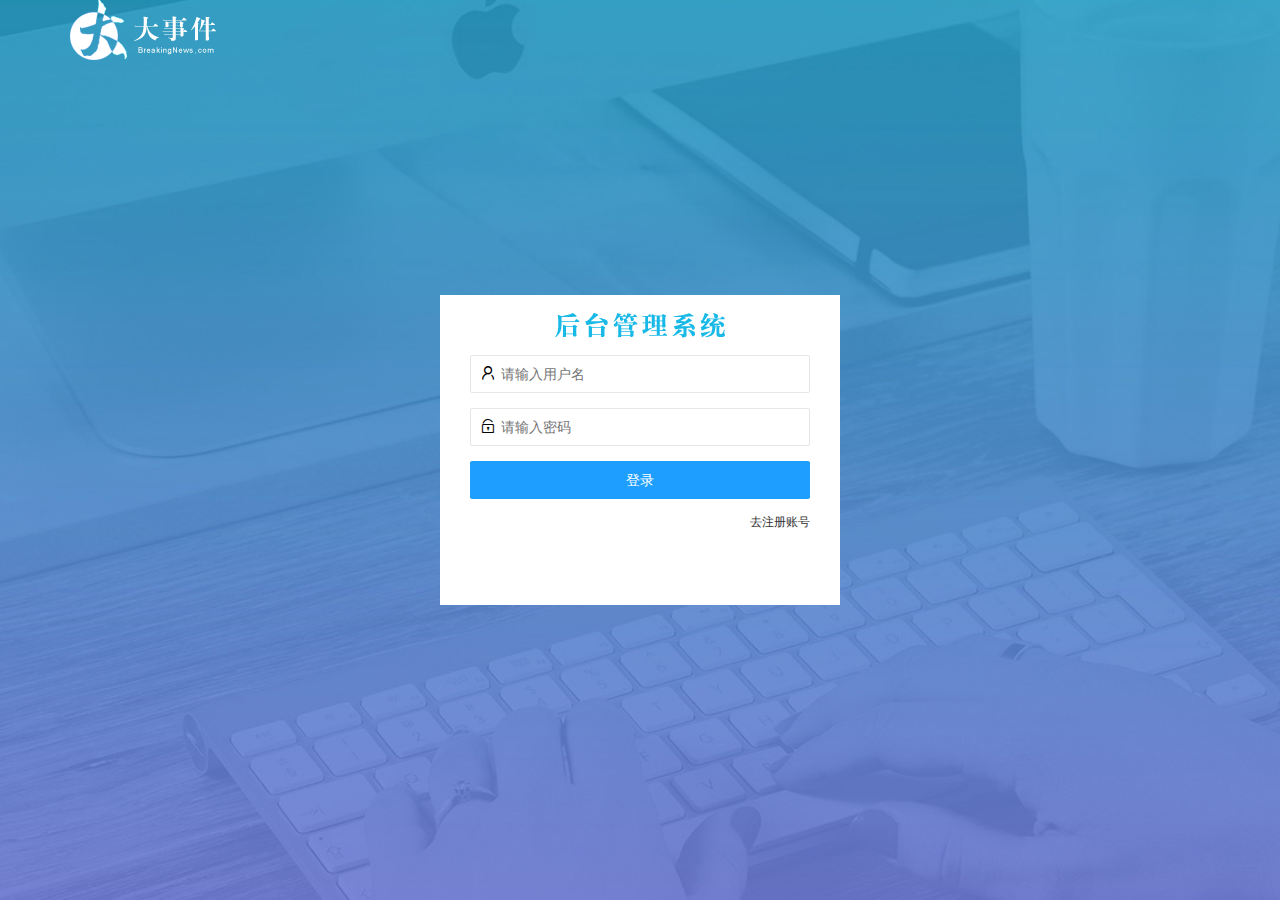
<file: login.html>
<!DOCTYPE html>
<html lang="en">

<head>
    <meta charset="UTF-8">
    <meta http-equiv="X-UA-Compatible" content="IE=edge">
    <meta name="viewport" content="width=device-width, initial-scale=1.0">
    <title>大事件-登录/注册</title>
    <link rel="stylesheet" href="/assets/lib/layui/css/layui.css">
    <link rel="stylesheet" href="/assets/css/login.css">


</head>

<body>
    <!-- 头部logo区域 -->
    <div class="layui-main">
        <img src="/assets/images/logo.png" alt="">
    </div>
    <!-- 登录注册区 -->
    <div class="loginAndRegBox">
        <div class="title-box"></div>
        <!-- 登录的div -->
        <div class="login-box">
            <!-- 登录的表单 -->
            <form class="layui-form" id="form_login">
                <!-- 用户名 -->
                <div class="layui-form-item">
                    <i class="layui-icon layui-icon-username"></i>
                    <input type="text" name="username" required lay-verify="required" placeholder="请输入用户名" autocomplete="off" class="layui-input" />
                </div>
                <!-- 密码 -->
                <div class="layui-form-item">
                    <i class="layui-icon layui-icon-password"></i>
                    <input type="password" name="password" required lay-verify="required|pwd" placeholder="请输入密码" autocomplete="off" class="layui-input" />
                </div>
                <!-- 登录按钮 -->
                <div class="layui-form-item">
                    <!-- 注意：表单提交按钮和普通按钮的区别，就是 lay-submit 属性 -->
                    <button class="layui-btn layui-btn-fluid layui-btn-normal" lay-submit>登录</button>
                </div>
                <div class="layui-form-item links">
                    <a href="javascript:;" id="link_reg">去注册账号</a>
                </div>
            </form>
        </div>
        <!-- 注册的div -->
        <div class="reg-box">
            <form class="layui-form" id="form_reg">
                <!-- 用户名 -->
                <div class="layui-form-item">
                    <i class="layui-icon layui-icon-username"></i>
                    <input type="text" name="username" required lay-verify="required" placeholder="请输入用户名" autocomplete="off" class="layui-input" />
                </div>
                <!-- 密码 -->
                <div class="layui-form-item">
                    <i class="layui-icon layui-icon-password"></i>
                    <input type="password" name="password" required lay-verify="required|pwd" placeholder="请输入密码" autocomplete="off" class="layui-input" />
                </div>
                <!-- 再次确认密码 -->
                <div class="layui-form-item">
                    <i class="layui-icon layui-icon-password"></i>
                    <input type="password" name="repassword" required lay-verify="required|pwd|repwd" placeholder="请再次输入密码" autocomplete="off" class="layui-input" />
                </div>
                <!-- 注册按钮 -->
                <div class="layui-form-item">
                    <!-- 注意：表单提交按钮和普通按钮的区别，就是 lay-submit 属性 -->
                    <button class="layui-btn layui-btn-fluid layui-btn-normal" lay-submit>注册</button>
                </div>
                <div class="layui-form-item links">
                    <a href="javascript:;" id="link_login">去登录</a>
                </div>
            </form>

        </div>
    </div>
    <script src="/assets/lib/layui/layui.all.js"></script>
    <script src="/assets/lib/jquery.js"></script>
    <script src="/assets/js/baseAPI.js"></script>
    <script src="/assets/js/login.js"></script>
</body>

</html>
</file>
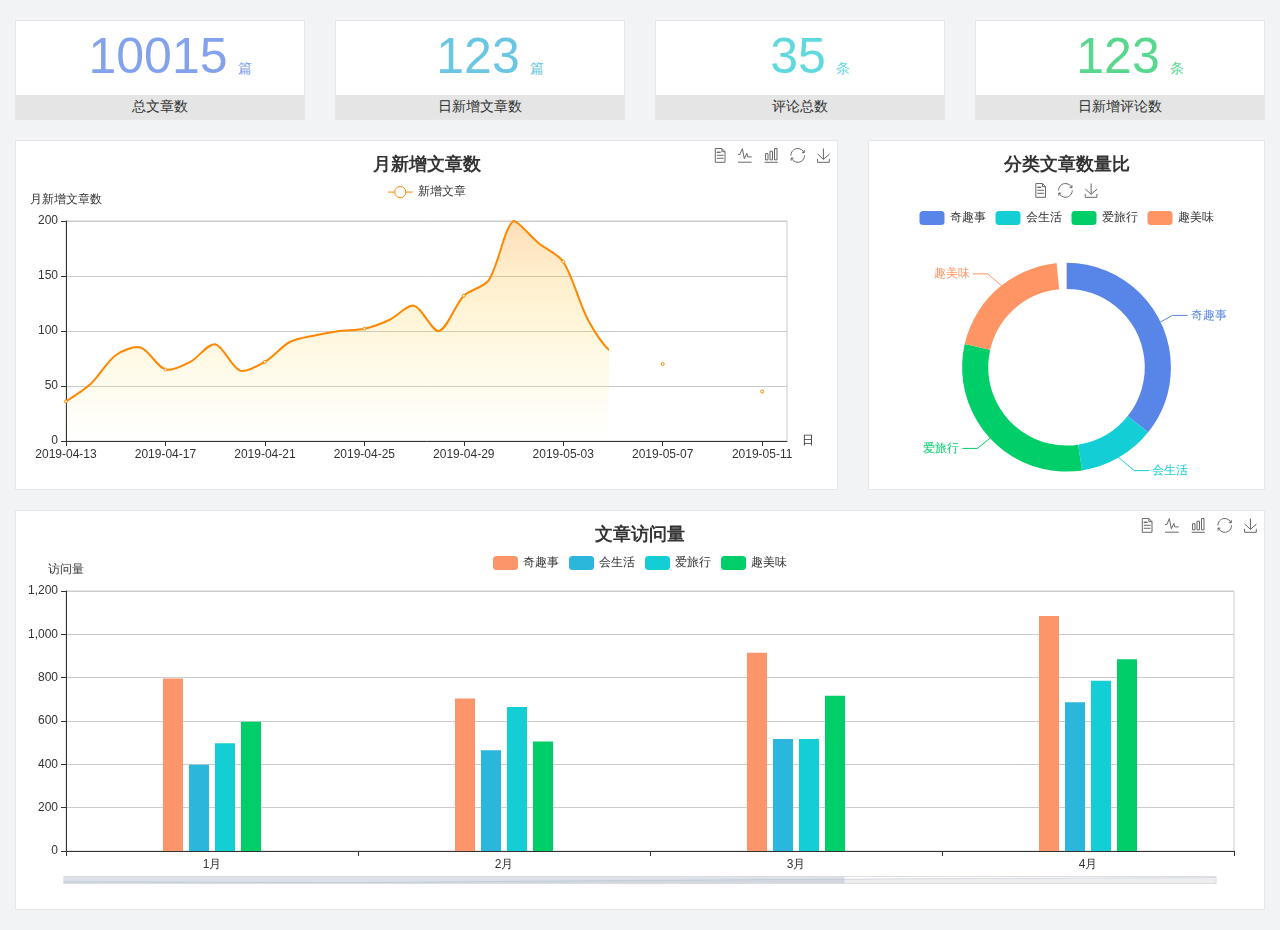
<file: home/dashboard.html>
<!DOCTYPE html>
<html lang="en">

<head>
  <meta charset="UTF-8">
  <meta name="viewport" content="width=device-width, initial-scale=1.0">
  <meta http-equiv="X-UA-Compatible" content="ie=edge">
  <title>图表统计</title>
  <link rel="stylesheet" href="../../assets/lib/bootstrap.css" />
  <link rel="stylesheet" href="../../assets/lib/main.css" />
  <script src="../../assets/lib/jquery.js"></script>
  <script type="text/javascript" src="../../assets/lib/echarts.min.js"></script>
</head>

<body>
  <div class="container-fluid">
    <div class="row spannel_list">
      <div class="col-sm-3 col-xs-6">
        <div class="spannel">
          <em>10015</em><span>篇</span>
          <b>总文章数</b>
        </div>
      </div>
      <div class="col-sm-3 col-xs-6">
        <div class="spannel scolor01">
          <em>123</em><span>篇</span>
          <b>日新增文章数</b>
        </div>
      </div>
      <div class="col-sm-3 col-xs-6">
        <div class="spannel scolor02">
          <em>35</em><span>条</span>
          <b>评论总数</b>
        </div>
      </div>
      <div class="col-sm-3 col-xs-6">
        <div class="spannel scolor03">
          <em>123</em><span>条</span>
          <b>日新增评论数</b>
        </div>
      </div>
    </div>
  </div>

  <div class="container-fluid">
    <div class="row curve-pie">
      <div class="col-lg-8 col-md-8">
        <div class="gragh_pannel" id="curve_show"></div>
      </div>
      <div class="col-lg-4 col-md-4">
        <div class="gragh_pannel" id="pie_show"></div>
      </div>
    </div>
  </div>

  <div class="container-fluid">
    <div class="column_pannel" id="column_show"></div>
  </div>

  <script>
    var oChart = echarts.init(document.getElementById('curve_show'));
    var aList_all = [
      { 'count': 36, 'date': '2019-04-13' },
      { 'count': 52, 'date': '2019-04-14' },
      { 'count': 78, 'date': '2019-04-15' },
      { 'count': 85, 'date': '2019-04-16' },
      { 'count': 65, 'date': '2019-04-17' },
      { 'count': 72, 'date': '2019-04-18' },
      { 'count': 88, 'date': '2019-04-19' },
      { 'count': 64, 'date': '2019-04-20' },
      { 'count': 72, 'date': '2019-04-21' },
      { 'count': 90, 'date': '2019-04-22' },
      { 'count': 96, 'date': '2019-04-23' },
      { 'count': 100, 'date': '2019-04-24' },
      { 'count': 102, 'date': '2019-04-25' },
      { 'count': 110, 'date': '2019-04-26' },
      { 'count': 123, 'date': '2019-04-27' },
      { 'count': 100, 'date': '2019-04-28' },
      { 'count': 132, 'date': '2019-04-29' },
      { 'count': 146, 'date': '2019-04-30' },
      { 'count': 200, 'date': '2019-05-01' },
      { 'count': 180, 'date': '2019-05-02' },
      { 'count': 163, 'date': '2019-05-03' },
      { 'count': 110, 'date': '2019-05-04' },
      { 'count': 80, 'date': '2019-05-05' },
      { 'count': 82, 'date': '2019-05-06' },
      { 'count': 70, 'date': '2019-05-07' },
      { 'count': 65, 'date': '2019-05-08' },
      { 'count': 54, 'date': '2019-05-09' },
      { 'count': 40, 'date': '2019-05-10' },
      { 'count': 45, 'date': '2019-05-11' },
      { 'count': 38, 'date': '2019-05-12' },
    ];

    let aCount = [];
    let aDate = [];

    for (var i = 0; i < aList_all.length; i++) {
      aCount.push(aList_all[i].count);
      aDate.push(aList_all[i].date);
    }

    var chartopt = {
      title: {
        text: '月新增文章数',
        left: 'center',
        top: '10'
      },
      tooltip: {
        trigger: 'axis'
      },
      legend: {
        data: ['新增文章'],
        top: '40'
      },
      toolbox: {
        show: true,
        feature: {
          mark: { show: true },
          dataView: { show: true, readOnly: false },
          magicType: { show: true, type: ['line', 'bar'] },
          restore: { show: true },
          saveAsImage: { show: true }
        }
      },
      calculable: true,
      xAxis: [
        {
          name: '日',
          type: 'category',
          boundaryGap: false,
          data: aDate
        }
      ],
      yAxis: [
        {
          name: '月新增文章数',
          type: 'value'
        }
      ],
      series: [
        {
          name: '新增文章',
          type: 'line',
          smooth: true,
          itemStyle: { normal: { areaStyle: { type: 'default' }, color: '#f80' }, lineStyle: { color: '#f80' } },
          data: aCount
        }],
      areaStyle: {
        normal: {
          color: new echarts.graphic.LinearGradient(0, 0, 0, 1, [{
            offset: 0,
            color: 'rgba(255,136,0,0.39)'
          }, {
            offset: .34,
            color: 'rgba(255,180,0,0.25)'
          }, {
            offset: 1,
            color: 'rgba(255,222,0,0.00)'
          }])

        }
      },
      grid: {
        show: true,
        x: 50,
        x2: 50,
        y: 80,
        height: 220
      }
    };

    oChart.setOption(chartopt);


    var oPie = echarts.init(document.getElementById('pie_show'));
    var oPieopt =
    {
      title: {
        top: 10,
        text: '分类文章数量比',
        x: 'center'
      },
      tooltip: {
        trigger: 'item',
        formatter: "{a} <br/>{b} : {c} ({d}%)"
      },
      color: ['#5885e8', '#13cfd5', '#00ce68', '#ff9565'],
      legend: {
        x: 'center',
        top: 65,
        data: ['奇趣事', '会生活', '爱旅行', '趣美味']
      },
      toolbox: {
        show: true,
        x: 'center',
        top: 35,
        feature: {
          mark: { show: true },
          dataView: { show: true, readOnly: false },
          magicType: {
            show: true,
            type: ['pie', 'funnel'],
            option: {
              funnel: {
                x: '25%',
                width: '50%',
                funnelAlign: 'left',
                max: 1548
              }
            }
          },
          restore: { show: true },
          saveAsImage: { show: true }
        }
      },
      calculable: true,
      series: [
        {
          name: '访问来源',
          type: 'pie',
          radius: ['45%', '60%'],
          center: ['50%', '65%'],
          data: [
            { value: 300, name: '奇趣事' },
            { value: 100, name: '会生活' },
            { value: 260, name: '爱旅行' },
            { value: 180, name: '趣美味' }
          ]
        }
      ]
    };
    oPie.setOption(oPieopt);



    var oColumn = this.echarts.init(document.getElementById('column_show'));
    var oColumnopt =
    {
      title: {
        text: '文章访问量',
        left: 'center',
        top: '10'
      },
      tooltip: {
        trigger: 'axis'
      },
      legend: {
        data: ['奇趣事', '会生活', '爱旅行', '趣美味'],
        top: '40'
      },
      toolbox: {
        show: true,
        feature: {
          mark: { show: true },
          dataView: { show: true, readOnly: false },
          magicType: { show: true, type: ['line', 'bar'] },
          restore: { show: true },
          saveAsImage: { show: true }
        }
      },
      calculable: true,
      xAxis: [
        {
          type: 'category',
          data: ['1月', '2月', '3月', '4月', '5月']
        }
      ],
      yAxis: [
        {
          name: '访问量',
          type: 'value'
        }
      ],
      series: [
        {
          name: '奇趣事',
          type: 'bar',
          barWidth: 20,
          itemStyle: {
            normal: { areaStyle: { type: 'default' }, color: '#fd956a' }
          },
          data: [800, 708, 920, 1090, 1200]
        },
        {
          name: '会生活',
          type: 'bar',
          barWidth: 20,
          itemStyle: {
            normal: { areaStyle: { type: 'default' }, color: '#2bb6db' }
          },
          data: [400, 468, 520, 690, 800]
        },
        {
          name: '爱旅行',
          type: 'bar',
          barWidth: 20,
          itemStyle: {
            normal: { areaStyle: { type: 'default' }, color: '#13cfd5' }
          },
          data: [500, 668, 520, 790, 900]
        },
        {
          name: '趣美味',
          type: 'bar',
          barWidth: 20,
          itemStyle: {
            normal: { areaStyle: { type: 'default' }, color: '#00ce68' }
          },
          data: [600, 508, 720, 890, 1000]
        }
      ],
      grid: {
        show: true,
        x: 50,
        x2: 30,
        y: 80,
        height: 260
      },
      dataZoom: [//给x轴设置滚动条
        {
          start: 0,//默认为0
          end: 100 - 1000 / 31,//默认为100
          type: 'slider',
          show: true,
          xAxisIndex: [0],
          handleSize: 0,//滑动条的 左右2个滑动条的大小
          height: 8,//组件高度
          left: 45, //左边的距离
          right: 50,//右边的距离
          bottom: 26,//右边的距离
          handleColor: '#ddd',//h滑动图标的颜色
          handleStyle: {
            borderColor: "#cacaca",
            borderWidth: "1",
            shadowBlur: 2,
            background: "#ddd",
            shadowColor: "#ddd",
          }
        }]
    };
    oColumn.setOption(oColumnopt);
  </script>
</body>

</html>
</file>
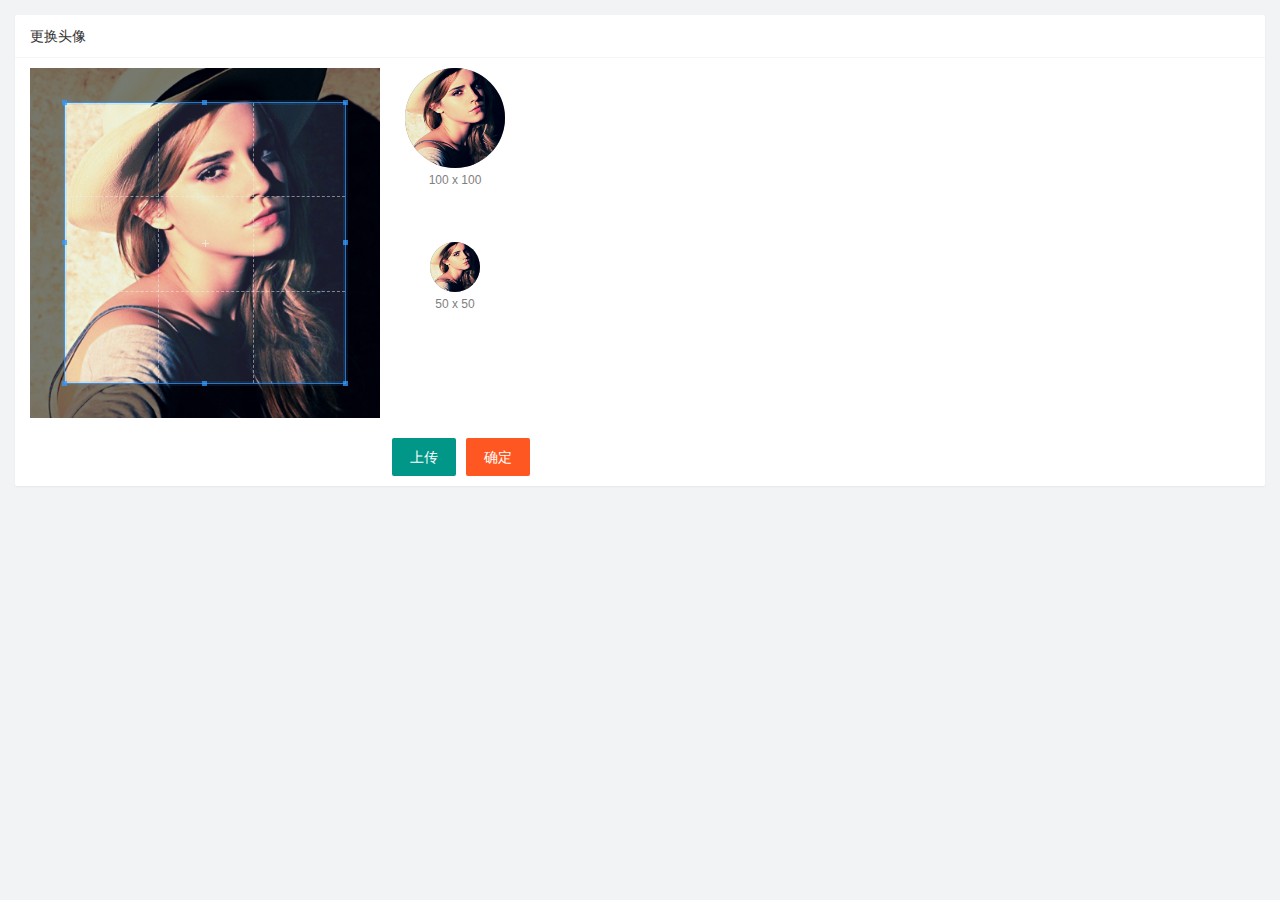
<file: user/user_avatar.html>
<!DOCTYPE html>
<html lang="en">

<head>
    <meta charset="UTF-8">
    <meta http-equiv="X-UA-Compatible" content="IE=edge">
    <meta name="viewport" content="width=device-width, initial-scale=1.0">
    <title>Document</title>
    <link rel="stylesheet" href="/assets/lib/layui/css/layui.css" />
    <link rel="stylesheet" href="/assets/lib/cropper/cropper.css" />
    <link rel="stylesheet" href="/assets/css/user/user_avatar.css" />
</head>

<body>
    <!-- 卡片区域 -->
    <div class="layui-card">
        <div class="layui-card-header">更换头像</div>
        <div class="layui-card-body">
            <!-- 第一行的图片裁剪和预览区域 -->
            <div class="row1">
                <!-- 图片裁剪区域 -->
                <div class="cropper-box">
                    <!-- 这个 img 标签很重要，将来会把它初始化为裁剪区域 -->
                    <img id="image" src="/assets/images/sample.jpg" />
                </div>
                <!-- 图片的预览区域 -->
                <div class="preview-box">
                    <div>
                        <!-- 宽高为 100px 的预览区域 -->
                        <div class="img-preview w100"></div>
                        <p class="size">100 x 100</p>
                    </div>
                    <div>
                        <!-- 宽高为 50px 的预览区域 -->
                        <div class="img-preview w50"></div>
                        <p class="size">50 x 50</p>
                    </div>
                </div>
            </div>

            <!-- 第二行的按钮区域 -->
            <div class="row2">
                <!-- 通过 accept 属性，可以指定，允许用户选择什么类型的文件 -->
                <input type="file" id="file" accept="image/png,image/jpeg" />
                <button type="button" class="layui-btn" id="btnChooseImage">上传</button>
                <button type="button" class="layui-btn layui-btn-danger" id="btnUpload">确定</button>
            </div>
        </div>
    </div>

    <script src="/assets/lib/layui/layui.all.js"></script>
    <script src="/assets/lib/jquery.js"></script>
    <script src="/assets/lib/cropper/Cropper.js"></script>
    <script src="/assets/lib/cropper/jquery-cropper.js"></script>
    <script src="/assets/js/baseAPI.js"></script>
    <script src="/assets/js/user/user_avatar.js"></script>
</body>

</html>
</file>
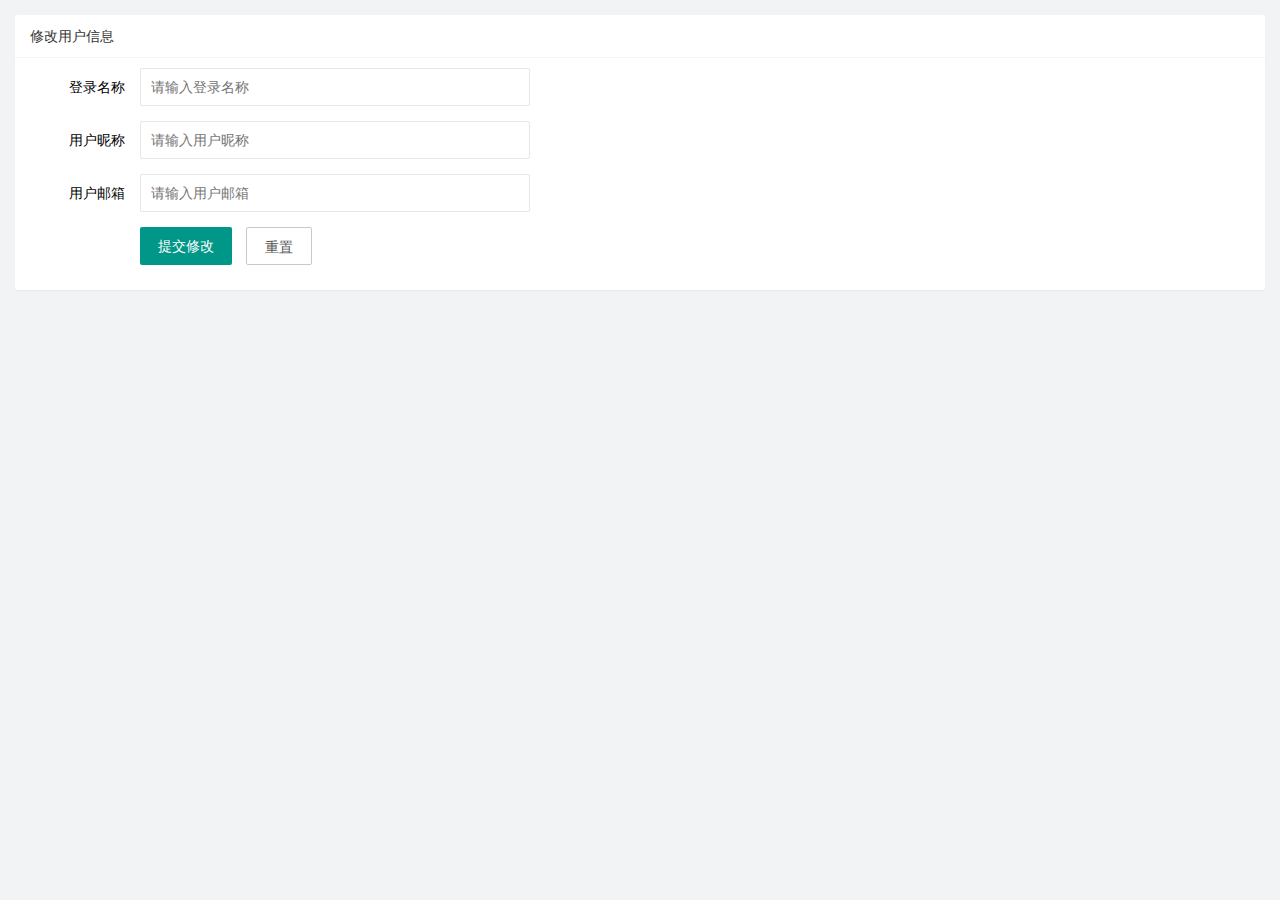
<file: user/user_info.html>
<!DOCTYPE html>
<html lang="en">

<head>
    <meta charset="UTF-8">
    <meta http-equiv="X-UA-Compatible" content="IE=edge">
    <meta name="viewport" content="width=device-width, initial-scale=1.0">
    <title>Document</title>
    <!-- 导入layui的样式 -->
    <link rel="stylesheet" href="/assets/lib/layui/css/layui.css">
    <!-- 导入自己的样式 -->
    <link rel="stylesheet" href="/assets/css/user/user_info.css">
</head>

<body>
    <!-- 卡片区域 -->
    <div class="layui-card">
        <div class="layui-card-header">修改用户信息</div>
        <div class="layui-card-body">
            <!-- form 表单区域 -->
            <form class="layui-form" lay-filter="formUserInfo">
                <!-- 这是隐藏域 -->
                <input type="hidden" name="id" value="" />
                <div class="layui-form-item">
                    <label class="layui-form-label">登录名称</label>
                    <div class="layui-input-block">
                        <input type="text" name="username" required lay-verify="required" placeholder="请输入登录名称" autocomplete="off" class="layui-input" readonly />
                        <!-- readonly属性让该文本框只读 -->
                    </div>
                </div>
                <div class="layui-form-item">
                    <label class="layui-form-label">用户昵称</label>
                    <div class="layui-input-block">
                        <input type="text" name="nickname" required lay-verify="required|nickname" placeholder="请输入用户昵称" autocomplete="off" class="layui-input" />
                    </div>
                </div>
                <div class="layui-form-item">
                    <label class="layui-form-label">用户邮箱</label>
                    <div class="layui-input-block">
                        <input type="text" name="email" required lay-verify="required|email" placeholder="请输入用户邮箱" autocomplete="off" class="layui-input" />
                    </div>
                </div>
                <div class="layui-form-item">
                    <div class="layui-input-block">
                        <button class="layui-btn" lay-submit lay-filter="formDemo">提交修改</button>
                        <button type="reset" class="layui-btn layui-btn-primary" id="btnReset">重置</button>
                    </div>
                </div>
            </form>
        </div>
    </div>
    <!-- 导入 layui 的 js -->
    <script src="/assets/lib/layui/layui.all.js"></script>
    <!-- 导入 jquery -->
    <script src="/assets/lib/jquery.js"></script>
    <!-- 导入 baseAPI -->
    <script src="/assets/js/baseAPI.js"></script>
    <!-- 导入自己的 js -->
    <script src="/assets/js/user/user_info.js"></script>
</body>

</html>
</file>
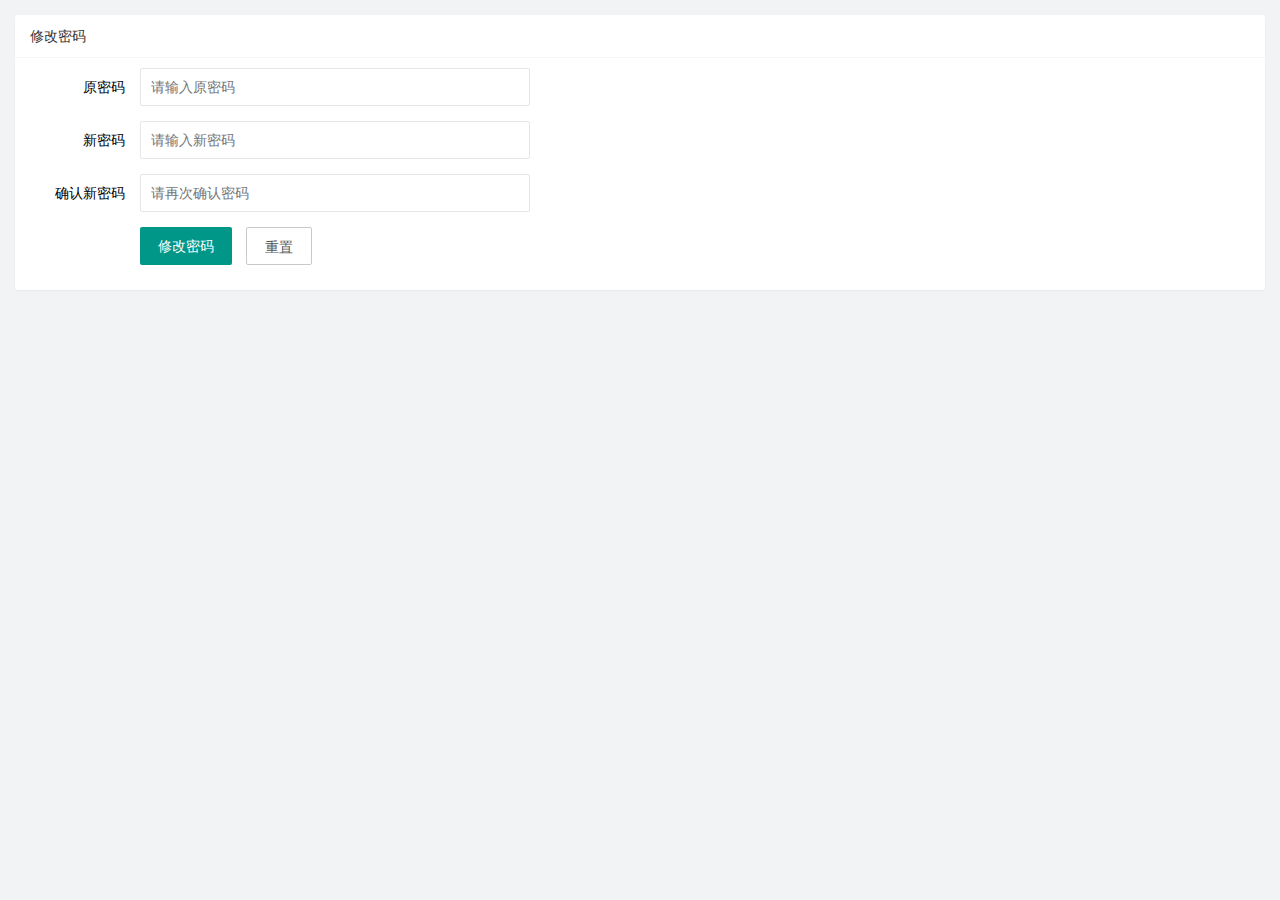
<file: user/user_pwd.html>
<!DOCTYPE html>
<html lang="en">

<head>
    <meta charset="UTF-8">
    <meta http-equiv="X-UA-Compatible" content="IE=edge">
    <meta name="viewport" content="width=device-width, initial-scale=1.0">
    <title>Document</title>
    <link rel="stylesheet" href="/assets/lib/layui/css/layui.css" />
    <link rel="stylesheet" href="/assets/css/user/user_pwd.css" />
</head>

<body>
    <!-- 卡片区域 -->
    <div class="layui-card">
        <div class="layui-card-header">修改密码</div>
        <div class="layui-card-body">
            <form class="layui-form">
                <div class="layui-form-item">
                    <label class="layui-form-label">原密码</label>
                    <div class="layui-input-block">
                        <input type="password" name="oldPwd" required lay-verify="required|pwd" placeholder="请输入原密码" autocomplete="off" class="layui-input" />
                    </div>
                </div>
                <div class="layui-form-item">
                    <label class="layui-form-label">新密码</label>
                    <div class="layui-input-block">
                        <input type="password" name="newPwd" required lay-verify="required|pwd|samePwd" placeholder="请输入新密码" autocomplete="off" class="layui-input" />
                    </div>
                </div>
                <div class="layui-form-item">
                    <label class="layui-form-label">确认新密码</label>
                    <div class="layui-input-block">
                        <input type="password" name="rePwd" required lay-verify="required|pwd|rePwd" placeholder="请再次确认密码" autocomplete="off" class="layui-input" />
                    </div>
                </div>
                <div class="layui-form-item">
                    <div class="layui-input-block">
                        <button class="layui-btn" lay-submit lay-filter="formDemo">修改密码</button>
                        <button type="reset" class="layui-btn layui-btn-primary">重置</button>
                    </div>
                </div>
            </form>
        </div>
    </div>
    <!-- 导入 layui 的 js -->
    <script src="/assets/lib/layui/layui.all.js"></script>
    <!-- 导入 jQuery -->
    <script src="/assets/lib/jquery.js"></script>
    <!-- 导入 baseAPI -->
    <script src="/assets/js/baseAPI.js"></script>
    <!-- 导入自己的 js -->
    <script src="/assets/js/user/user_pwd.js"></script>
</body>

</html>
</file>
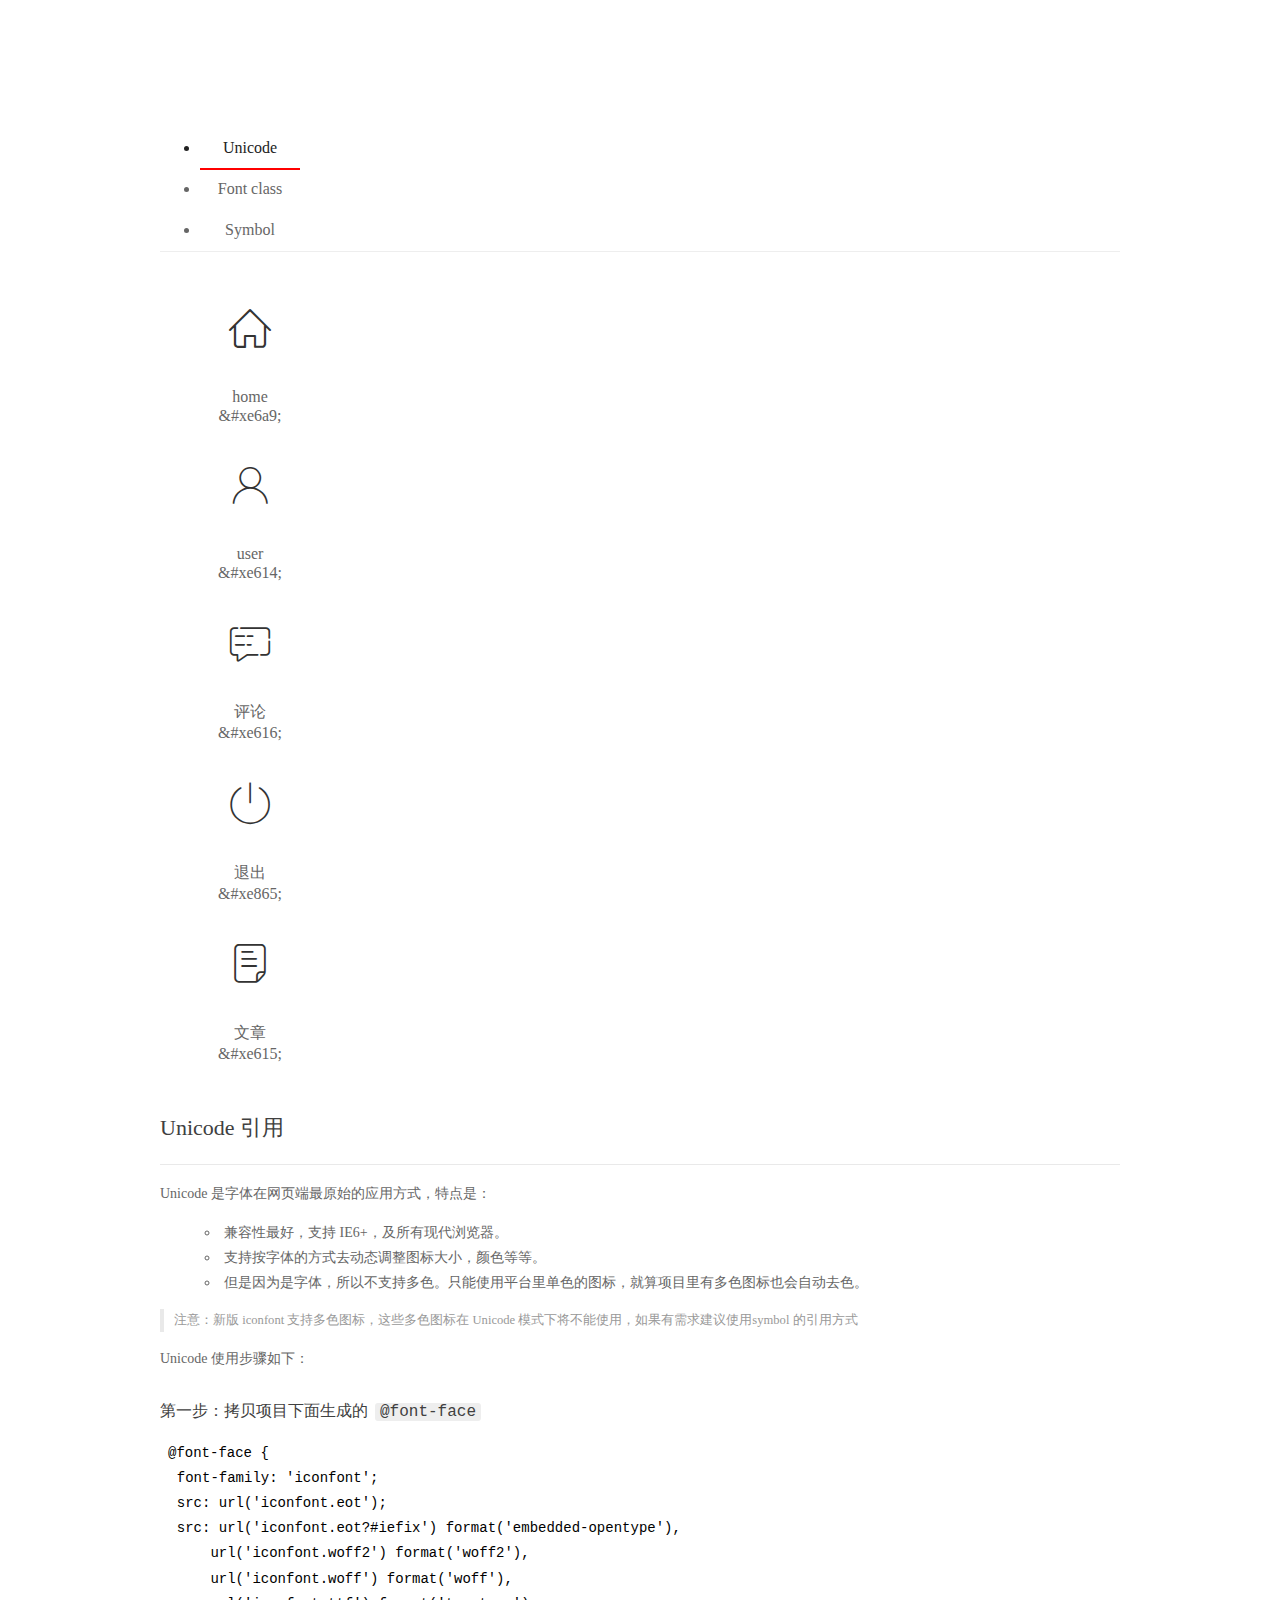
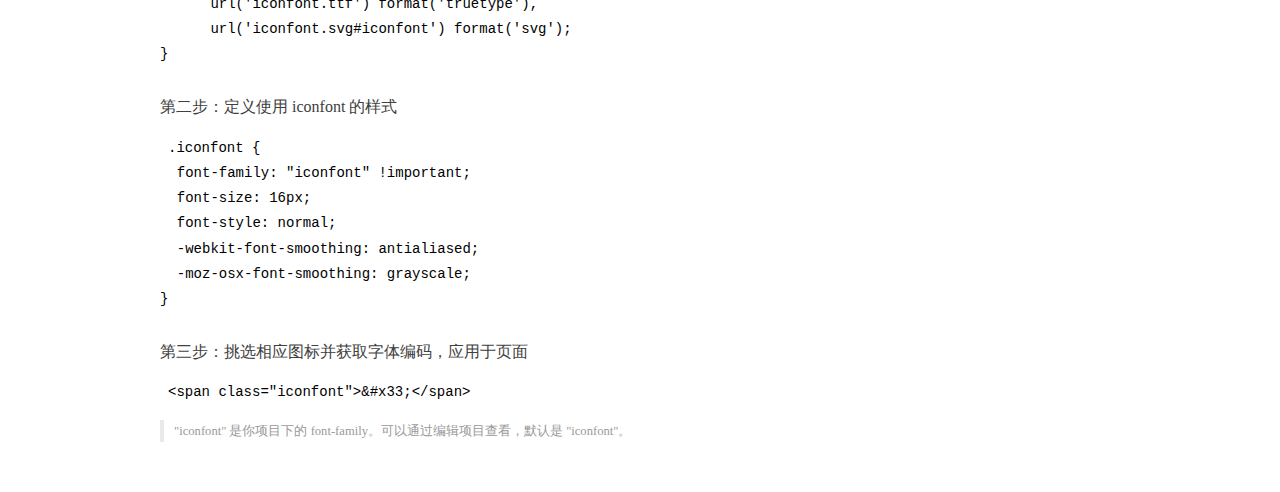
<file: assets/fonts/demo_index.html>
<!DOCTYPE html>
<html>
<head>
  <meta charset="utf-8"/>
  <title>IconFont Demo</title>
  <link rel="shortcut icon" href="https://gtms04.alicdn.com/tps/i4/TB1_oz6GVXXXXaFXpXXJDFnIXXX-64-64.ico" type="image/x-icon"/>
  <link rel="stylesheet" href="https://g.alicdn.com/thx/cube/1.3.2/cube.min.css">
  <link rel="stylesheet" href="demo.css">
  <link rel="stylesheet" href="iconfont.css">
  <script src="iconfont.js"></script>
  <!-- jQuery -->
  <script src="https://a1.alicdn.com/oss/uploads/2018/12/26/7bfddb60-08e8-11e9-9b04-53e73bb6408b.js"></script>
  <!-- 代码高亮 -->
  <script src="https://a1.alicdn.com/oss/uploads/2018/12/26/a3f714d0-08e6-11e9-8a15-ebf944d7534c.js"></script>
</head>
<body>
  <div class="main">
    <h1 class="logo"><a href="https://www.iconfont.cn/" title="iconfont 首页" target="_blank">&#xe86b;</a></h1>
    <div class="nav-tabs">
      <ul id="tabs" class="dib-box">
        <li class="dib active"><span>Unicode</span></li>
        <li class="dib"><span>Font class</span></li>
        <li class="dib"><span>Symbol</span></li>
      </ul>
      
    </div>
    <div class="tab-container">
      <div class="content unicode" style="display: block;">
          <ul class="icon_lists dib-box">
          
            <li class="dib">
              <span class="icon iconfont">&#xe6a9;</span>
                <div class="name">home</div>
                <div class="code-name">&amp;#xe6a9;</div>
              </li>
          
            <li class="dib">
              <span class="icon iconfont">&#xe614;</span>
                <div class="name">user</div>
                <div class="code-name">&amp;#xe614;</div>
              </li>
          
            <li class="dib">
              <span class="icon iconfont">&#xe616;</span>
                <div class="name">评论</div>
                <div class="code-name">&amp;#xe616;</div>
              </li>
          
            <li class="dib">
              <span class="icon iconfont">&#xe865;</span>
                <div class="name">退出</div>
                <div class="code-name">&amp;#xe865;</div>
              </li>
          
            <li class="dib">
              <span class="icon iconfont">&#xe615;</span>
                <div class="name">文章</div>
                <div class="code-name">&amp;#xe615;</div>
              </li>
          
          </ul>
          <div class="article markdown">
          <h2 id="unicode-">Unicode 引用</h2>
          <hr>

          <p>Unicode 是字体在网页端最原始的应用方式，特点是：</p>
          <ul>
            <li>兼容性最好，支持 IE6+，及所有现代浏览器。</li>
            <li>支持按字体的方式去动态调整图标大小，颜色等等。</li>
            <li>但是因为是字体，所以不支持多色。只能使用平台里单色的图标，就算项目里有多色图标也会自动去色。</li>
          </ul>
          <blockquote>
            <p>注意：新版 iconfont 支持多色图标，这些多色图标在 Unicode 模式下将不能使用，如果有需求建议使用symbol 的引用方式</p>
          </blockquote>
          <p>Unicode 使用步骤如下：</p>
          <h3 id="-font-face">第一步：拷贝项目下面生成的 <code>@font-face</code></h3>
<pre><code class="language-css"
>@font-face {
  font-family: 'iconfont';
  src: url('iconfont.eot');
  src: url('iconfont.eot?#iefix') format('embedded-opentype'),
      url('iconfont.woff2') format('woff2'),
      url('iconfont.woff') format('woff'),
      url('iconfont.ttf') format('truetype'),
      url('iconfont.svg#iconfont') format('svg');
}
</code></pre>
          <h3 id="-iconfont-">第二步：定义使用 iconfont 的样式</h3>
<pre><code class="language-css"
>.iconfont {
  font-family: "iconfont" !important;
  font-size: 16px;
  font-style: normal;
  -webkit-font-smoothing: antialiased;
  -moz-osx-font-smoothing: grayscale;
}
</code></pre>
          <h3 id="-">第三步：挑选相应图标并获取字体编码，应用于页面</h3>
<pre>
<code class="language-html"
>&lt;span class="iconfont"&gt;&amp;#x33;&lt;/span&gt;
</code></pre>
          <blockquote>
            <p>"iconfont" 是你项目下的 font-family。可以通过编辑项目查看，默认是 "iconfont"。</p>
          </blockquote>
          </div>
      </div>
      <div class="content font-class">
        <ul class="icon_lists dib-box">
          
          <li class="dib">
            <span class="icon iconfont icon-home"></span>
            <div class="name">
              home
            </div>
            <div class="code-name">.icon-home
            </div>
          </li>
          
          <li class="dib">
            <span class="icon iconfont icon-user"></span>
            <div class="name">
              user
            </div>
            <div class="code-name">.icon-user
            </div>
          </li>
          
          <li class="dib">
            <span class="icon iconfont icon-pinglun"></span>
            <div class="name">
              评论
            </div>
            <div class="code-name">.icon-pinglun
            </div>
          </li>
          
          <li class="dib">
            <span class="icon iconfont icon-tuichu"></span>
            <div class="name">
              退出
            </div>
            <div class="code-name">.icon-tuichu
            </div>
          </li>
          
          <li class="dib">
            <span class="icon iconfont icon-16"></span>
            <div class="name">
              文章
            </div>
            <div class="code-name">.icon-16
            </div>
          </li>
          
        </ul>
        <div class="article markdown">
        <h2 id="font-class-">font-class 引用</h2>
        <hr>

        <p>font-class 是 Unicode 使用方式的一种变种，主要是解决 Unicode 书写不直观，语意不明确的问题。</p>
        <p>与 Unicode 使用方式相比，具有如下特点：</p>
        <ul>
          <li>兼容性良好，支持 IE8+，及所有现代浏览器。</li>
          <li>相比于 Unicode 语意明确，书写更直观。可以很容易分辨这个 icon 是什么。</li>
          <li>因为使用 class 来定义图标，所以当要替换图标时，只需要修改 class 里面的 Unicode 引用。</li>
          <li>不过因为本质上还是使用的字体，所以多色图标还是不支持的。</li>
        </ul>
        <p>使用步骤如下：</p>
        <h3 id="-fontclass-">第一步：引入项目下面生成的 fontclass 代码：</h3>
<pre><code class="language-html">&lt;link rel="stylesheet" href="./iconfont.css"&gt;
</code></pre>
        <h3 id="-">第二步：挑选相应图标并获取类名，应用于页面：</h3>
<pre><code class="language-html">&lt;span class="iconfont icon-xxx"&gt;&lt;/span&gt;
</code></pre>
        <blockquote>
          <p>"
            iconfont" 是你项目下的 font-family。可以通过编辑项目查看，默认是 "iconfont"。</p>
        </blockquote>
      </div>
      </div>
      <div class="content symbol">
          <ul class="icon_lists dib-box">
          
            <li class="dib">
                <svg class="icon svg-icon" aria-hidden="true">
                  <use xlink:href="#icon-home"></use>
                </svg>
                <div class="name">home</div>
                <div class="code-name">#icon-home</div>
            </li>
          
            <li class="dib">
                <svg class="icon svg-icon" aria-hidden="true">
                  <use xlink:href="#icon-user"></use>
                </svg>
                <div class="name">user</div>
                <div class="code-name">#icon-user</div>
            </li>
          
            <li class="dib">
                <svg class="icon svg-icon" aria-hidden="true">
                  <use xlink:href="#icon-pinglun"></use>
                </svg>
                <div class="name">评论</div>
                <div class="code-name">#icon-pinglun</div>
            </li>
          
            <li class="dib">
                <svg class="icon svg-icon" aria-hidden="true">
                  <use xlink:href="#icon-tuichu"></use>
                </svg>
                <div class="name">退出</div>
                <div class="code-name">#icon-tuichu</div>
            </li>
          
            <li class="dib">
                <svg class="icon svg-icon" aria-hidden="true">
                  <use xlink:href="#icon-16"></use>
                </svg>
                <div class="name">文章</div>
                <div class="code-name">#icon-16</div>
            </li>
          
          </ul>
          <div class="article markdown">
          <h2 id="symbol-">Symbol 引用</h2>
          <hr>

          <p>这是一种全新的使用方式，应该说这才是未来的主流，也是平台目前推荐的用法。相关介绍可以参考这篇<a href="">文章</a>
            这种用法其实是做了一个 SVG 的集合，与另外两种相比具有如下特点：</p>
          <ul>
            <li>支持多色图标了，不再受单色限制。</li>
            <li>通过一些技巧，支持像字体那样，通过 <code>font-size</code>, <code>color</code> 来调整样式。</li>
            <li>兼容性较差，支持 IE9+，及现代浏览器。</li>
            <li>浏览器渲染 SVG 的性能一般，还不如 png。</li>
          </ul>
          <p>使用步骤如下：</p>
          <h3 id="-symbol-">第一步：引入项目下面生成的 symbol 代码：</h3>
<pre><code class="language-html">&lt;script src="./iconfont.js"&gt;&lt;/script&gt;
</code></pre>
          <h3 id="-css-">第二步：加入通用 CSS 代码（引入一次就行）：</h3>
<pre><code class="language-html">&lt;style&gt;
.icon {
  width: 1em;
  height: 1em;
  vertical-align: -0.15em;
  fill: currentColor;
  overflow: hidden;
}
&lt;/style&gt;
</code></pre>
          <h3 id="-">第三步：挑选相应图标并获取类名，应用于页面：</h3>
<pre><code class="language-html">&lt;svg class="icon" aria-hidden="true"&gt;
  &lt;use xlink:href="#icon-xxx"&gt;&lt;/use&gt;
&lt;/svg&gt;
</code></pre>
          </div>
      </div>

    </div>
  </div>
  <script>
  $(document).ready(function () {
      $('.tab-container .content:first').show()

      $('#tabs li').click(function (e) {
        var tabContent = $('.tab-container .content')
        var index = $(this).index()

        if ($(this).hasClass('active')) {
          return
        } else {
          $('#tabs li').removeClass('active')
          $(this).addClass('active')

          tabContent.hide().eq(index).fadeIn()
        }
      })
    })
  </script>
</body>
</html>
</file>
<file: assets/lib/layui/css/layui.css>
/** layui-v2.5.5 MIT License By https://www.layui.com */
 .layui-inline,img{display:inline-block;vertical-align:middle}h1,h2,h3,h4,h5,h6{font-weight:400}.layui-edge,.layui-header,.layui-inline,.layui-main{position:relative}.layui-body,.layui-edge,.layui-elip{overflow:hidden}.layui-btn,.layui-edge,.layui-inline,img{vertical-align:middle}.layui-btn,.layui-disabled,.layui-icon,.layui-unselect{-moz-user-select:none;-webkit-user-select:none;-ms-user-select:none}.layui-elip,.layui-form-checkbox span,.layui-form-pane .layui-form-label{text-overflow:ellipsis;white-space:nowrap}.layui-breadcrumb,.layui-tree-btnGroup{visibility:hidden}blockquote,body,button,dd,div,dl,dt,form,h1,h2,h3,h4,h5,h6,input,li,ol,p,pre,td,textarea,th,ul{margin:0;padding:0;-webkit-tap-highlight-color:rgba(0,0,0,0)}a:active,a:hover{outline:0}img{border:none}li{list-style:none}table{border-collapse:collapse;border-spacing:0}h4,h5,h6{font-size:100%}button,input,optgroup,option,select,textarea{font-family:inherit;font-size:inherit;font-style:inherit;font-weight:inherit;outline:0}pre{white-space:pre-wrap;white-space:-moz-pre-wrap;white-space:-pre-wrap;white-space:-o-pre-wrap;word-wrap:break-word}body{line-height:24px;font:14px Helvetica Neue,Helvetica,PingFang SC,Tahoma,Arial,sans-serif}hr{height:1px;margin:10px 0;border:0;clear:both}a{color:#333;text-decoration:none}a:hover{color:#777}a cite{font-style:normal;*cursor:pointer}.layui-border-box,.layui-border-box *{box-sizing:border-box}.layui-box,.layui-box *{box-sizing:content-box}.layui-clear{clear:both;*zoom:1}.layui-clear:after{content:'\20';clear:both;*zoom:1;display:block;height:0}.layui-inline{*display:inline;*zoom:1}.layui-edge{display:inline-block;width:0;height:0;border-width:6px;border-style:dashed;border-color:transparent}.layui-edge-top{top:-4px;border-bottom-color:#999;border-bottom-style:solid}.layui-edge-right{border-left-color:#999;border-left-style:solid}.layui-edge-bottom{top:2px;border-top-color:#999;border-top-style:solid}.layui-edge-left{border-right-color:#999;border-right-style:solid}.layui-disabled,.layui-disabled:hover{color:#d2d2d2!important;cursor:not-allowed!important}.layui-circle{border-radius:100%}.layui-show{display:block!important}.layui-hide{display:none!important}@font-face{font-family:layui-icon;src:url(../font/iconfont.eot?v=250);src:url(../font/iconfont.eot?v=250#iefix) format('embedded-opentype'),url(../font/iconfont.woff2?v=250) format('woff2'),url(../font/iconfont.woff?v=250) format('woff'),url(../font/iconfont.ttf?v=250) format('truetype'),url(../font/iconfont.svg?v=250#layui-icon) format('svg')}.layui-icon{font-family:layui-icon!important;font-size:16px;font-style:normal;-webkit-font-smoothing:antialiased;-moz-osx-font-smoothing:grayscale}.layui-icon-reply-fill:before{content:"\e611"}.layui-icon-set-fill:before{content:"\e614"}.layui-icon-menu-fill:before{content:"\e60f"}.layui-icon-search:before{content:"\e615"}.layui-icon-share:before{content:"\e641"}.layui-icon-set-sm:before{content:"\e620"}.layui-icon-engine:before{content:"\e628"}.layui-icon-close:before{content:"\1006"}.layui-icon-close-fill:before{content:"\1007"}.layui-icon-chart-screen:before{content:"\e629"}.layui-icon-star:before{content:"\e600"}.layui-icon-circle-dot:before{content:"\e617"}.layui-icon-chat:before{content:"\e606"}.layui-icon-release:before{content:"\e609"}.layui-icon-list:before{content:"\e60a"}.layui-icon-chart:before{content:"\e62c"}.layui-icon-ok-circle:before{content:"\1005"}.layui-icon-layim-theme:before{content:"\e61b"}.layui-icon-table:before{content:"\e62d"}.layui-icon-right:before{content:"\e602"}.layui-icon-left:before{content:"\e603"}.layui-icon-cart-simple:before{content:"\e698"}.layui-icon-face-cry:before{content:"\e69c"}.layui-icon-face-smile:before{content:"\e6af"}.layui-icon-survey:before{content:"\e6b2"}.layui-icon-tree:before{content:"\e62e"}.layui-icon-upload-circle:before{content:"\e62f"}.layui-icon-add-circle:before{content:"\e61f"}.layui-icon-download-circle:before{content:"\e601"}.layui-icon-templeate-1:before{content:"\e630"}.layui-icon-util:before{content:"\e631"}.layui-icon-face-surprised:before{content:"\e664"}.layui-icon-edit:before{content:"\e642"}.layui-icon-speaker:before{content:"\e645"}.layui-icon-down:before{content:"\e61a"}.layui-icon-file:before{content:"\e621"}.layui-icon-layouts:before{content:"\e632"}.layui-icon-rate-half:before{content:"\e6c9"}.layui-icon-add-circle-fine:before{content:"\e608"}.layui-icon-prev-circle:before{content:"\e633"}.layui-icon-read:before{content:"\e705"}.layui-icon-404:before{content:"\e61c"}.layui-icon-carousel:before{content:"\e634"}.layui-icon-help:before{content:"\e607"}.layui-icon-code-circle:before{content:"\e635"}.layui-icon-water:before{content:"\e636"}.layui-icon-username:before{content:"\e66f"}.layui-icon-find-fill:before{content:"\e670"}.layui-icon-about:before{content:"\e60b"}.layui-icon-location:before{content:"\e715"}.layui-icon-up:before{content:"\e619"}.layui-icon-pause:before{content:"\e651"}.layui-icon-date:before{content:"\e637"}.layui-icon-layim-uploadfile:before{content:"\e61d"}.layui-icon-delete:before{content:"\e640"}.layui-icon-play:before{content:"\e652"}.layui-icon-top:before{content:"\e604"}.layui-icon-friends:before{content:"\e612"}.layui-icon-refresh-3:before{content:"\e9aa"}.layui-icon-ok:before{content:"\e605"}.layui-icon-layer:before{content:"\e638"}.layui-icon-face-smile-fine:before{content:"\e60c"}.layui-icon-dollar:before{content:"\e659"}.layui-icon-group:before{content:"\e613"}.layui-icon-layim-download:before{content:"\e61e"}.layui-icon-picture-fine:before{content:"\e60d"}.layui-icon-link:before{content:"\e64c"}.layui-icon-diamond:before{content:"\e735"}.layui-icon-log:before{content:"\e60e"}.layui-icon-rate-solid:before{content:"\e67a"}.layui-icon-fonts-del:before{content:"\e64f"}.layui-icon-unlink:before{content:"\e64d"}.layui-icon-fonts-clear:before{content:"\e639"}.layui-icon-triangle-r:before{content:"\e623"}.layui-icon-circle:before{content:"\e63f"}.layui-icon-radio:before{content:"\e643"}.layui-icon-align-center:before{content:"\e647"}.layui-icon-align-right:before{content:"\e648"}.layui-icon-align-left:before{content:"\e649"}.layui-icon-loading-1:before{content:"\e63e"}.layui-icon-return:before{content:"\e65c"}.layui-icon-fonts-strong:before{content:"\e62b"}.layui-icon-upload:before{content:"\e67c"}.layui-icon-dialogue:before{content:"\e63a"}.layui-icon-video:before{content:"\e6ed"}.layui-icon-headset:before{content:"\e6fc"}.layui-icon-cellphone-fine:before{content:"\e63b"}.layui-icon-add-1:before{content:"\e654"}.layui-icon-face-smile-b:before{content:"\e650"}.layui-icon-fonts-html:before{content:"\e64b"}.layui-icon-form:before{content:"\e63c"}.layui-icon-cart:before{content:"\e657"}.layui-icon-camera-fill:before{content:"\e65d"}.layui-icon-tabs:before{content:"\e62a"}.layui-icon-fonts-code:before{content:"\e64e"}.layui-icon-fire:before{content:"\e756"}.layui-icon-set:before{content:"\e716"}.layui-icon-fonts-u:before{content:"\e646"}.layui-icon-triangle-d:before{content:"\e625"}.layui-icon-tips:before{content:"\e702"}.layui-icon-picture:before{content:"\e64a"}.layui-icon-more-vertical:before{content:"\e671"}.layui-icon-flag:before{content:"\e66c"}.layui-icon-loading:before{content:"\e63d"}.layui-icon-fonts-i:before{content:"\e644"}.layui-icon-refresh-1:before{content:"\e666"}.layui-icon-rmb:before{content:"\e65e"}.layui-icon-home:before{content:"\e68e"}.layui-icon-user:before{content:"\e770"}.layui-icon-notice:before{content:"\e667"}.layui-icon-login-weibo:before{content:"\e675"}.layui-icon-voice:before{content:"\e688"}.layui-icon-upload-drag:before{content:"\e681"}.layui-icon-login-qq:before{content:"\e676"}.layui-icon-snowflake:before{content:"\e6b1"}.layui-icon-file-b:before{content:"\e655"}.layui-icon-template:before{content:"\e663"}.layui-icon-auz:before{content:"\e672"}.layui-icon-console:before{content:"\e665"}.layui-icon-app:before{content:"\e653"}.layui-icon-prev:before{content:"\e65a"}.layui-icon-website:before{content:"\e7ae"}.layui-icon-next:before{content:"\e65b"}.layui-icon-component:before{content:"\e857"}.layui-icon-more:before{content:"\e65f"}.layui-icon-login-wechat:before{content:"\e677"}.layui-icon-shrink-right:before{content:"\e668"}.layui-icon-spread-left:before{content:"\e66b"}.layui-icon-camera:before{content:"\e660"}.layui-icon-note:before{content:"\e66e"}.layui-icon-refresh:before{content:"\e669"}.layui-icon-female:before{content:"\e661"}.layui-icon-male:before{content:"\e662"}.layui-icon-password:before{content:"\e673"}.layui-icon-senior:before{content:"\e674"}.layui-icon-theme:before{content:"\e66a"}.layui-icon-tread:before{content:"\e6c5"}.layui-icon-praise:before{content:"\e6c6"}.layui-icon-star-fill:before{content:"\e658"}.layui-icon-rate:before{content:"\e67b"}.layui-icon-template-1:before{content:"\e656"}.layui-icon-vercode:before{content:"\e679"}.layui-icon-cellphone:before{content:"\e678"}.layui-icon-screen-full:before{content:"\e622"}.layui-icon-screen-restore:before{content:"\e758"}.layui-icon-cols:before{content:"\e610"}.layui-icon-export:before{content:"\e67d"}.layui-icon-print:before{content:"\e66d"}.layui-icon-slider:before{content:"\e714"}.layui-icon-addition:before{content:"\e624"}.layui-icon-subtraction:before{content:"\e67e"}.layui-icon-service:before{content:"\e626"}.layui-icon-transfer:before{content:"\e691"}.layui-main{width:1140px;margin:0 auto}.layui-header{z-index:1000;height:60px}.layui-header a:hover{transition:all .5s;-webkit-transition:all .5s}.layui-side{position:fixed;left:0;top:0;bottom:0;z-index:999;width:200px;overflow-x:hidden}.layui-side-scroll{position:relative;width:220px;height:100%;overflow-x:hidden}.layui-body{position:absolute;left:200px;right:0;top:0;bottom:0;z-index:998;width:auto;overflow-y:auto;box-sizing:border-box}.layui-layout-body{overflow:hidden}.layui-layout-admin .layui-header{background-color:#23262E}.layui-layout-admin .layui-side{top:60px;width:200px;overflow-x:hidden}.layui-layout-admin .layui-body{position:fixed;top:60px;bottom:44px}.layui-layout-admin .layui-main{width:auto;margin:0 15px}.layui-layout-admin .layui-footer{position:fixed;left:200px;right:0;bottom:0;height:44px;line-height:44px;padding:0 15px;background-color:#eee}.layui-layout-admin .layui-logo{position:absolute;left:0;top:0;width:200px;height:100%;line-height:60px;text-align:center;color:#009688;font-size:16px}.layui-layout-admin .layui-header .layui-nav{background:0 0}.layui-layout-left{position:absolute!important;left:200px;top:0}.layui-layout-right{position:absolute!important;right:0;top:0}.layui-container{position:relative;margin:0 auto;padding:0 15px;box-sizing:border-box}.layui-fluid{position:relative;margin:0 auto;padding:0 15px}.layui-row:after,.layui-row:before{content:'';display:block;clear:both}.layui-col-lg1,.layui-col-lg10,.layui-col-lg11,.layui-col-lg12,.layui-col-lg2,.layui-col-lg3,.layui-col-lg4,.layui-col-lg5,.layui-col-lg6,.layui-col-lg7,.layui-col-lg8,.layui-col-lg9,.layui-col-md1,.layui-col-md10,.layui-col-md11,.layui-col-md12,.layui-col-md2,.layui-col-md3,.layui-col-md4,.layui-col-md5,.layui-col-md6,.layui-col-md7,.layui-col-md8,.layui-col-md9,.layui-col-sm1,.layui-col-sm10,.layui-col-sm11,.layui-col-sm12,.layui-col-sm2,.layui-col-sm3,.layui-col-sm4,.layui-col-sm5,.layui-col-sm6,.layui-col-sm7,.layui-col-sm8,.layui-col-sm9,.layui-col-xs1,.layui-col-xs10,.layui-col-xs11,.layui-col-xs12,.layui-col-xs2,.layui-col-xs3,.layui-col-xs4,.layui-col-xs5,.layui-col-xs6,.layui-col-xs7,.layui-col-xs8,.layui-col-xs9{position:relative;display:block;box-sizing:border-box}.layui-col-xs1,.layui-col-xs10,.layui-col-xs11,.layui-col-xs12,.layui-col-xs2,.layui-col-xs3,.layui-col-xs4,.layui-col-xs5,.layui-col-xs6,.layui-col-xs7,.layui-col-xs8,.layui-col-xs9{float:left}.layui-col-xs1{width:8.33333333%}.layui-col-xs2{width:16.66666667%}.layui-col-xs3{width:25%}.layui-col-xs4{width:33.33333333%}.layui-col-xs5{width:41.66666667%}.layui-col-xs6{width:50%}.layui-col-xs7{width:58.33333333%}.layui-col-xs8{width:66.66666667%}.layui-col-xs9{width:75%}.layui-col-xs10{width:83.33333333%}.layui-col-xs11{width:91.66666667%}.layui-col-xs12{width:100%}.layui-col-xs-offset1{margin-left:8.33333333%}.layui-col-xs-offset2{margin-left:16.66666667%}.layui-col-xs-offset3{margin-left:25%}.layui-col-xs-offset4{margin-left:33.33333333%}.layui-col-xs-offset5{margin-left:41.66666667%}.layui-col-xs-offset6{margin-left:50%}.layui-col-xs-offset7{margin-left:58.33333333%}.layui-col-xs-offset8{margin-left:66.66666667%}.layui-col-xs-offset9{margin-left:75%}.layui-col-xs-offset10{margin-left:83.33333333%}.layui-col-xs-offset11{margin-left:91.66666667%}.layui-col-xs-offset12{margin-left:100%}@media screen and (max-width:768px){.layui-hide-xs{display:none!important}.layui-show-xs-block{display:block!important}.layui-show-xs-inline{display:inline!important}.layui-show-xs-inline-block{display:inline-block!important}}@media screen and (min-width:768px){.layui-container{width:750px}.layui-hide-sm{display:none!important}.layui-show-sm-block{display:block!important}.layui-show-sm-inline{display:inline!important}.layui-show-sm-inline-block{display:inline-block!important}.layui-col-sm1,.layui-col-sm10,.layui-col-sm11,.layui-col-sm12,.layui-col-sm2,.layui-col-sm3,.layui-col-sm4,.layui-col-sm5,.layui-col-sm6,.layui-col-sm7,.layui-col-sm8,.layui-col-sm9{float:left}.layui-col-sm1{width:8.33333333%}.layui-col-sm2{width:16.66666667%}.layui-col-sm3{width:25%}.layui-col-sm4{width:33.33333333%}.layui-col-sm5{width:41.66666667%}.layui-col-sm6{width:50%}.layui-col-sm7{width:58.33333333%}.layui-col-sm8{width:66.66666667%}.layui-col-sm9{width:75%}.layui-col-sm10{width:83.33333333%}.layui-col-sm11{width:91.66666667%}.layui-col-sm12{width:100%}.layui-col-sm-offset1{margin-left:8.33333333%}.layui-col-sm-offset2{margin-left:16.66666667%}.layui-col-sm-offset3{margin-left:25%}.layui-col-sm-offset4{margin-left:33.33333333%}.layui-col-sm-offset5{margin-left:41.66666667%}.layui-col-sm-offset6{margin-left:50%}.layui-col-sm-offset7{margin-left:58.33333333%}.layui-col-sm-offset8{margin-left:66.66666667%}.layui-col-sm-offset9{margin-left:75%}.layui-col-sm-offset10{margin-left:83.33333333%}.layui-col-sm-offset11{margin-left:91.66666667%}.layui-col-sm-offset12{margin-left:100%}}@media screen and (min-width:992px){.layui-container{width:970px}.layui-hide-md{display:none!important}.layui-show-md-block{display:block!important}.layui-show-md-inline{display:inline!important}.layui-show-md-inline-block{display:inline-block!important}.layui-col-md1,.layui-col-md10,.layui-col-md11,.layui-col-md12,.layui-col-md2,.layui-col-md3,.layui-col-md4,.layui-col-md5,.layui-col-md6,.layui-col-md7,.layui-col-md8,.layui-col-md9{float:left}.layui-col-md1{width:8.33333333%}.layui-col-md2{width:16.66666667%}.layui-col-md3{width:25%}.layui-col-md4{width:33.33333333%}.layui-col-md5{width:41.66666667%}.layui-col-md6{width:50%}.layui-col-md7{width:58.33333333%}.layui-col-md8{width:66.66666667%}.layui-col-md9{width:75%}.layui-col-md10{width:83.33333333%}.layui-col-md11{width:91.66666667%}.layui-col-md12{width:100%}.layui-col-md-offset1{margin-left:8.33333333%}.layui-col-md-offset2{margin-left:16.66666667%}.layui-col-md-offset3{margin-left:25%}.layui-col-md-offset4{margin-left:33.33333333%}.layui-col-md-offset5{margin-left:41.66666667%}.layui-col-md-offset6{margin-left:50%}.layui-col-md-offset7{margin-left:58.33333333%}.layui-col-md-offset8{margin-left:66.66666667%}.layui-col-md-offset9{margin-left:75%}.layui-col-md-offset10{margin-left:83.33333333%}.layui-col-md-offset11{margin-left:91.66666667%}.layui-col-md-offset12{margin-left:100%}}@media screen and (min-width:1200px){.layui-container{width:1170px}.layui-hide-lg{display:none!important}.layui-show-lg-block{display:block!important}.layui-show-lg-inline{display:inline!important}.layui-show-lg-inline-block{display:inline-block!important}.layui-col-lg1,.layui-col-lg10,.layui-col-lg11,.layui-col-lg12,.layui-col-lg2,.layui-col-lg3,.layui-col-lg4,.layui-col-lg5,.layui-col-lg6,.layui-col-lg7,.layui-col-lg8,.layui-col-lg9{float:left}.layui-col-lg1{width:8.33333333%}.layui-col-lg2{width:16.66666667%}.layui-col-lg3{width:25%}.layui-col-lg4{width:33.33333333%}.layui-col-lg5{width:41.66666667%}.layui-col-lg6{width:50%}.layui-col-lg7{width:58.33333333%}.layui-col-lg8{width:66.66666667%}.layui-col-lg9{width:75%}.layui-col-lg10{width:83.33333333%}.layui-col-lg11{width:91.66666667%}.layui-col-lg12{width:100%}.layui-col-lg-offset1{margin-left:8.33333333%}.layui-col-lg-offset2{margin-left:16.66666667%}.layui-col-lg-offset3{margin-left:25%}.layui-col-lg-offset4{margin-left:33.33333333%}.layui-col-lg-offset5{margin-left:41.66666667%}.layui-col-lg-offset6{margin-left:50%}.layui-col-lg-offset7{margin-left:58.33333333%}.layui-col-lg-offset8{margin-left:66.66666667%}.layui-col-lg-offset9{margin-left:75%}.layui-col-lg-offset10{margin-left:83.33333333%}.layui-col-lg-offset11{margin-left:91.66666667%}.layui-col-lg-offset12{margin-left:100%}}.layui-col-space1{margin:-.5px}.layui-col-space1>*{padding:.5px}.layui-col-space3{margin:-1.5px}.layui-col-space3>*{padding:1.5px}.layui-col-space5{margin:-2.5px}.layui-col-space5>*{padding:2.5px}.layui-col-space8{margin:-3.5px}.layui-col-space8>*{padding:3.5px}.layui-col-space10{margin:-5px}.layui-col-space10>*{padding:5px}.layui-col-space12{margin:-6px}.layui-col-space12>*{padding:6px}.layui-col-space15{margin:-7.5px}.layui-col-space15>*{padding:7.5px}.layui-col-space18{margin:-9px}.layui-col-space18>*{padding:9px}.layui-col-space20{margin:-10px}.layui-col-space20>*{padding:10px}.layui-col-space22{margin:-11px}.layui-col-space22>*{padding:11px}.layui-col-space25{margin:-12.5px}.layui-col-space25>*{padding:12.5px}.layui-col-space30{margin:-15px}.layui-col-space30>*{padding:15px}.layui-btn,.layui-input,.layui-select,.layui-textarea,.layui-upload-button{outline:0;-webkit-appearance:none;transition:all .3s;-webkit-transition:all .3s;box-sizing:border-box}.layui-elem-quote{margin-bottom:10px;padding:15px;line-height:22px;border-left:5px solid #009688;border-radius:0 2px 2px 0;background-color:#f2f2f2}.layui-quote-nm{border-style:solid;border-width:1px 1px 1px 5px;background:0 0}.layui-elem-field{margin-bottom:10px;padding:0;border-width:1px;border-style:solid}.layui-elem-field legend{margin-left:20px;padding:0 10px;font-size:20px;font-weight:300}.layui-field-title{margin:10px 0 20px;border-width:1px 0 0}.layui-field-box{padding:10px 15px}.layui-field-title .layui-field-box{padding:10px 0}.layui-progress{position:relative;height:6px;border-radius:20px;background-color:#e2e2e2}.layui-progress-bar{position:absolute;left:0;top:0;width:0;max-width:100%;height:6px;border-radius:20px;text-align:right;background-color:#5FB878;transition:all .3s;-webkit-transition:all .3s}.layui-progress-big,.layui-progress-big .layui-progress-bar{height:18px;line-height:18px}.layui-progress-text{position:relative;top:-20px;line-height:18px;font-size:12px;color:#666}.layui-progress-big .layui-progress-text{position:static;padding:0 10px;color:#fff}.layui-collapse{border-width:1px;border-style:solid;border-radius:2px}.layui-colla-content,.layui-colla-item{border-top-width:1px;border-top-style:solid}.layui-colla-item:first-child{border-top:none}.layui-colla-title{position:relative;height:42px;line-height:42px;padding:0 15px 0 35px;color:#333;background-color:#f2f2f2;cursor:pointer;font-size:14px;overflow:hidden}.layui-colla-content{display:none;padding:10px 15px;line-height:22px;color:#666}.layui-colla-icon{position:absolute;left:15px;top:0;font-size:14px}.layui-card{margin-bottom:15px;border-radius:2px;background-color:#fff;box-shadow:0 1px 2px 0 rgba(0,0,0,.05)}.layui-card:last-child{margin-bottom:0}.layui-card-header{position:relative;height:42px;line-height:42px;padding:0 15px;border-bottom:1px solid #f6f6f6;color:#333;border-radius:2px 2px 0 0;font-size:14px}.layui-bg-black,.layui-bg-blue,.layui-bg-cyan,.layui-bg-green,.layui-bg-orange,.layui-bg-red{color:#fff!important}.layui-card-body{position:relative;padding:10px 15px;line-height:24px}.layui-card-body[pad15]{padding:15px}.layui-card-body[pad20]{padding:20px}.layui-card-body .layui-table{margin:5px 0}.layui-card .layui-tab{margin:0}.layui-panel-window{position:relative;padding:15px;border-radius:0;border-top:5px solid #E6E6E6;background-color:#fff}.layui-auxiliar-moving{position:fixed;left:0;right:0;top:0;bottom:0;width:100%;height:100%;background:0 0;z-index:9999999999}.layui-form-label,.layui-form-mid,.layui-form-select,.layui-input-block,.layui-input-inline,.layui-textarea{position:relative}.layui-bg-red{background-color:#FF5722!important}.layui-bg-orange{background-color:#FFB800!important}.layui-bg-green{background-color:#009688!important}.layui-bg-cyan{background-color:#2F4056!important}.layui-bg-blue{background-color:#1E9FFF!important}.layui-bg-black{background-color:#393D49!important}.layui-bg-gray{background-color:#eee!important;color:#666!important}.layui-badge-rim,.layui-colla-content,.layui-colla-item,.layui-collapse,.layui-elem-field,.layui-form-pane .layui-form-item[pane],.layui-form-pane .layui-form-label,.layui-input,.layui-layedit,.layui-layedit-tool,.layui-quote-nm,.layui-select,.layui-tab-bar,.layui-tab-card,.layui-tab-title,.layui-tab-title .layui-this:after,.layui-textarea{border-color:#e6e6e6}.layui-timeline-item:before,hr{background-color:#e6e6e6}.layui-text{line-height:22px;font-size:14px;color:#666}.layui-text h1,.layui-text h2,.layui-text h3{font-weight:500;color:#333}.layui-text h1{font-size:30px}.layui-text h2{font-size:24px}.layui-text h3{font-size:18px}.layui-text a:not(.layui-btn){color:#01AAED}.layui-text a:not(.layui-btn):hover{text-decoration:underline}.layui-text ul{padding:5px 0 5px 15px}.layui-text ul li{margin-top:5px;list-style-type:disc}.layui-text em,.layui-word-aux{color:#999!important;padding:0 5px!important}.layui-btn{display:inline-block;height:38px;line-height:38px;padding:0 18px;background-color:#009688;color:#fff;white-space:nowrap;text-align:center;font-size:14px;border:none;border-radius:2px;cursor:pointer}.layui-btn:hover{opacity:.8;filter:alpha(opacity=80);color:#fff}.layui-btn:active{opacity:1;filter:alpha(opacity=100)}.layui-btn+.layui-btn{margin-left:10px}.layui-btn-container{font-size:0}.layui-btn-container .layui-btn{margin-right:10px;margin-bottom:10px}.layui-btn-container .layui-btn+.layui-btn{margin-left:0}.layui-table .layui-btn-container .layui-btn{margin-bottom:9px}.layui-btn-radius{border-radius:100px}.layui-btn .layui-icon{margin-right:3px;font-size:18px;vertical-align:bottom;vertical-align:middle\9}.layui-btn-primary{border:1px solid #C9C9C9;background-color:#fff;color:#555}.layui-btn-primary:hover{border-color:#009688;color:#333}.layui-btn-normal{background-color:#1E9FFF}.layui-btn-warm{background-color:#FFB800}.layui-btn-danger{background-color:#FF5722}.layui-btn-checked{background-color:#5FB878}.layui-btn-disabled,.layui-btn-disabled:active,.layui-btn-disabled:hover{border:1px solid #e6e6e6;background-color:#FBFBFB;color:#C9C9C9;cursor:not-allowed;opacity:1}.layui-btn-lg{height:44px;line-height:44px;padding:0 25px;font-size:16px}.layui-btn-sm{height:30px;line-height:30px;padding:0 10px;font-size:12px}.layui-btn-sm i{font-size:16px!important}.layui-btn-xs{height:22px;line-height:22px;padding:0 5px;font-size:12px}.layui-btn-xs i{font-size:14px!important}.layui-btn-group{display:inline-block;vertical-align:middle;font-size:0}.layui-btn-group .layui-btn{margin-left:0!important;margin-right:0!important;border-left:1px solid rgba(255,255,255,.5);border-radius:0}.layui-btn-group .layui-btn-primary{border-left:none}.layui-btn-group .layui-btn-primary:hover{border-color:#C9C9C9;color:#009688}.layui-btn-group .layui-btn:first-child{border-left:none;border-radius:2px 0 0 2px}.layui-btn-group .layui-btn-primary:first-child{border-left:1px solid #c9c9c9}.layui-btn-group .layui-btn:last-child{border-radius:0 2px 2px 0}.layui-btn-group .layui-btn+.layui-btn{margin-left:0}.layui-btn-group+.layui-btn-group{margin-left:10px}.layui-btn-fluid{width:100%}.layui-input,.layui-select,.layui-textarea{height:38px;line-height:1.3;line-height:38px\9;border-width:1px;border-style:solid;background-color:#fff;border-radius:2px}.layui-input::-webkit-input-placeholder,.layui-select::-webkit-input-placeholder,.layui-textarea::-webkit-input-placeholder{line-height:1.3}.layui-input,.layui-textarea{display:block;width:100%;padding-left:10px}.layui-input:hover,.layui-textarea:hover{border-color:#D2D2D2!important}.layui-input:focus,.layui-textarea:focus{border-color:#C9C9C9!important}.layui-textarea{min-height:100px;height:auto;line-height:20px;padding:6px 10px;resize:vertical}.layui-select{padding:0 10px}.layui-form input[type=checkbox],.layui-form input[type=radio],.layui-form select{display:none}.layui-form [lay-ignore]{display:initial}.layui-form-item{margin-bottom:15px;clear:both;*zoom:1}.layui-form-item:after{content:'\20';clear:both;*zoom:1;display:block;height:0}.layui-form-label{float:left;display:block;padding:9px 15px;width:80px;font-weight:400;line-height:20px;text-align:right}.layui-form-label-col{display:block;float:none;padding:9px 0;line-height:20px;text-align:left}.layui-form-item .layui-inline{margin-bottom:5px;margin-right:10px}.layui-input-block{margin-left:110px;min-height:36px}.layui-input-inline{display:inline-block;vertical-align:middle}.layui-form-item .layui-input-inline{float:left;width:190px;margin-right:10px}.layui-form-text .layui-input-inline{width:auto}.layui-form-mid{float:left;display:block;padding:9px 0!important;line-height:20px;margin-right:10px}.layui-form-danger+.layui-form-select .layui-input,.layui-form-danger:focus{border-color:#FF5722!important}.layui-form-select .layui-input{padding-right:30px;cursor:pointer}.layui-form-select .layui-edge{position:absolute;right:10px;top:50%;margin-top:-3px;cursor:pointer;border-width:6px;border-top-color:#c2c2c2;border-top-style:solid;transition:all .3s;-webkit-transition:all .3s}.layui-form-select dl{display:none;position:absolute;left:0;top:42px;padding:5px 0;z-index:899;min-width:100%;border:1px solid #d2d2d2;max-height:300px;overflow-y:auto;background-color:#fff;border-radius:2px;box-shadow:0 2px 4px rgba(0,0,0,.12);box-sizing:border-box}.layui-form-select dl dd,.layui-form-select dl dt{padding:0 10px;line-height:36px;white-space:nowrap;overflow:hidden;text-overflow:ellipsis}.layui-form-select dl dt{font-size:12px;color:#999}.layui-form-select dl dd{cursor:pointer}.layui-form-select dl dd:hover{background-color:#f2f2f2;-webkit-transition:.5s all;transition:.5s all}.layui-form-select .layui-select-group dd{padding-left:20px}.layui-form-select dl dd.layui-select-tips{padding-left:10px!important;color:#999}.layui-form-select dl dd.layui-this{background-color:#5FB878;color:#fff}.layui-form-checkbox,.layui-form-select dl dd.layui-disabled{background-color:#fff}.layui-form-selected dl{display:block}.layui-form-checkbox,.layui-form-checkbox *,.layui-form-switch{display:inline-block;vertical-align:middle}.layui-form-selected .layui-edge{margin-top:-9px;-webkit-transform:rotate(180deg);transform:rotate(180deg);margin-top:-3px\9}:root .layui-form-selected .layui-edge{margin-top:-9px\0/IE9}.layui-form-selectup dl{top:auto;bottom:42px}.layui-select-none{margin:5px 0;text-align:center;color:#999}.layui-select-disabled .layui-disabled{border-color:#eee!important}.layui-select-disabled .layui-edge{border-top-color:#d2d2d2}.layui-form-checkbox{position:relative;height:30px;line-height:30px;margin-right:10px;padding-right:30px;cursor:pointer;font-size:0;-webkit-transition:.1s linear;transition:.1s linear;box-sizing:border-box}.layui-form-checkbox span{padding:0 10px;height:100%;font-size:14px;border-radius:2px 0 0 2px;background-color:#d2d2d2;color:#fff;overflow:hidden}.layui-form-checkbox:hover span{background-color:#c2c2c2}.layui-form-checkbox i{position:absolute;right:0;top:0;width:30px;height:28px;border:1px solid #d2d2d2;border-left:none;border-radius:0 2px 2px 0;color:#fff;font-size:20px;text-align:center}.layui-form-checkbox:hover i{border-color:#c2c2c2;color:#c2c2c2}.layui-form-checked,.layui-form-checked:hover{border-color:#5FB878}.layui-form-checked span,.layui-form-checked:hover span{background-color:#5FB878}.layui-form-checked i,.layui-form-checked:hover i{color:#5FB878}.layui-form-item .layui-form-checkbox{margin-top:4px}.layui-form-checkbox[lay-skin=primary]{height:auto!important;line-height:normal!important;min-width:18px;min-height:18px;border:none!important;margin-right:0;padding-left:28px;padding-right:0;background:0 0}.layui-form-checkbox[lay-skin=primary] span{padding-left:0;padding-right:15px;line-height:18px;background:0 0;color:#666}.layui-form-checkbox[lay-skin=primary] i{right:auto;left:0;width:16px;height:16px;line-height:16px;border:1px solid #d2d2d2;font-size:12px;border-radius:2px;background-color:#fff;-webkit-transition:.1s linear;transition:.1s linear}.layui-form-checkbox[lay-skin=primary]:hover i{border-color:#5FB878;color:#fff}.layui-form-checked[lay-skin=primary] i{border-color:#5FB878!important;background-color:#5FB878;color:#fff}.layui-checkbox-disbaled[lay-skin=primary] span{background:0 0!important;color:#c2c2c2}.layui-checkbox-disbaled[lay-skin=primary]:hover i{border-color:#d2d2d2}.layui-form-item .layui-form-checkbox[lay-skin=primary]{margin-top:10px}.layui-form-switch{position:relative;height:22px;line-height:22px;min-width:35px;padding:0 5px;margin-top:8px;border:1px solid #d2d2d2;border-radius:20px;cursor:pointer;background-color:#fff;-webkit-transition:.1s linear;transition:.1s linear}.layui-form-switch i{position:absolute;left:5px;top:3px;width:16px;height:16px;border-radius:20px;background-color:#d2d2d2;-webkit-transition:.1s linear;transition:.1s linear}.layui-form-switch em{position:relative;top:0;width:25px;margin-left:21px;padding:0!important;text-align:center!important;color:#999!important;font-style:normal!important;font-size:12px}.layui-form-onswitch{border-color:#5FB878;background-color:#5FB878}.layui-checkbox-disbaled,.layui-checkbox-disbaled i{border-color:#e2e2e2!important}.layui-form-onswitch i{left:100%;margin-left:-21px;background-color:#fff}.layui-form-onswitch em{margin-left:5px;margin-right:21px;color:#fff!important}.layui-checkbox-disbaled span{background-color:#e2e2e2!important}.layui-checkbox-disbaled:hover i{color:#fff!important}[lay-radio]{display:none}.layui-form-radio,.layui-form-radio *{display:inline-block;vertical-align:middle}.layui-form-radio{line-height:28px;margin:6px 10px 0 0;padding-right:10px;cursor:pointer;font-size:0}.layui-form-radio *{font-size:14px}.layui-form-radio>i{margin-right:8px;font-size:22px;color:#c2c2c2}.layui-form-radio>i:hover,.layui-form-radioed>i{color:#5FB878}.layui-radio-disbaled>i{color:#e2e2e2!important}.layui-form-pane .layui-form-label{width:110px;padding:8px 15px;height:38px;line-height:20px;border-width:1px;border-style:solid;border-radius:2px 0 0 2px;text-align:center;background-color:#FBFBFB;overflow:hidden;box-sizing:border-box}.layui-form-pane .layui-input-inline{margin-left:-1px}.layui-form-pane .layui-input-block{margin-left:110px;left:-1px}.layui-form-pane .layui-input{border-radius:0 2px 2px 0}.layui-form-pane .layui-form-text .layui-form-label{float:none;width:100%;border-radius:2px;box-sizing:border-box;text-align:left}.layui-form-pane .layui-form-text .layui-input-inline{display:block;margin:0;top:-1px;clear:both}.layui-form-pane .layui-form-text .layui-input-block{margin:0;left:0;top:-1px}.layui-form-pane .layui-form-text .layui-textarea{min-height:100px;border-radius:0 0 2px 2px}.layui-form-pane .layui-form-checkbox{margin:4px 0 4px 10px}.layui-form-pane .layui-form-radio,.layui-form-pane .layui-form-switch{margin-top:6px;margin-left:10px}.layui-form-pane .layui-form-item[pane]{position:relative;border-width:1px;border-style:solid}.layui-form-pane .layui-form-item[pane] .layui-form-label{position:absolute;left:0;top:0;height:100%;border-width:0 1px 0 0}.layui-form-pane .layui-form-item[pane] .layui-input-inline{margin-left:110px}@media screen and (max-width:450px){.layui-form-item .layui-form-label{text-overflow:ellipsis;overflow:hidden;white-space:nowrap}.layui-form-item .layui-inline{display:block;margin-right:0;margin-bottom:20px;clear:both}.layui-form-item .layui-inline:after{content:'\20';clear:both;display:block;height:0}.layui-form-item .layui-input-inline{display:block;float:none;left:-3px;width:auto;margin:0 0 10px 112px}.layui-form-item .layui-input-inline+.layui-form-mid{margin-left:110px;top:-5px;padding:0}.layui-form-item .layui-form-checkbox{margin-right:5px;margin-bottom:5px}}.layui-layedit{border-width:1px;border-style:solid;border-radius:2px}.layui-layedit-tool{padding:3px 5px;border-bottom-width:1px;border-bottom-style:solid;font-size:0}.layedit-tool-fixed{position:fixed;top:0;border-top:1px solid #e2e2e2}.layui-layedit-tool .layedit-tool-mid,.layui-layedit-tool .layui-icon{display:inline-block;vertical-align:middle;text-align:center;font-size:14px}.layui-layedit-tool .layui-icon{position:relative;width:32px;height:30px;line-height:30px;margin:3px 5px;color:#777;cursor:pointer;border-radius:2px}.layui-layedit-tool .layui-icon:hover{color:#393D49}.layui-layedit-tool .layui-icon:active{color:#000}.layui-layedit-tool .layedit-tool-active{background-color:#e2e2e2;color:#000}.layui-layedit-tool .layui-disabled,.layui-layedit-tool .layui-disabled:hover{color:#d2d2d2;cursor:not-allowed}.layui-layedit-tool .layedit-tool-mid{width:1px;height:18px;margin:0 10px;background-color:#d2d2d2}.layedit-tool-html{width:50px!important;font-size:30px!important}.layedit-tool-b,.layedit-tool-code,.layedit-tool-help{font-size:16px!important}.layedit-tool-d,.layedit-tool-face,.layedit-tool-image,.layedit-tool-unlink{font-size:18px!important}.layedit-tool-image input{position:absolute;font-size:0;left:0;top:0;width:100%;height:100%;opacity:.01;filter:Alpha(opacity=1);cursor:pointer}.layui-layedit-iframe iframe{display:block;width:100%}#LAY_layedit_code{overflow:hidden}.layui-laypage{display:inline-block;*display:inline;*zoom:1;vertical-align:middle;margin:10px 0;font-size:0}.layui-laypage>a:first-child,.layui-laypage>a:first-child em{border-radius:2px 0 0 2px}.layui-laypage>a:last-child,.layui-laypage>a:last-child em{border-radius:0 2px 2px 0}.layui-laypage>:first-child{margin-left:0!important}.layui-laypage>:last-child{margin-right:0!important}.layui-laypage a,.layui-laypage button,.layui-laypage input,.layui-laypage select,.layui-laypage span{border:1px solid #e2e2e2}.layui-laypage a,.layui-laypage span{display:inline-block;*display:inline;*zoom:1;vertical-align:middle;padding:0 15px;height:28px;line-height:28px;margin:0 -1px 5px 0;background-color:#fff;color:#333;font-size:12px}.layui-flow-more a *,.layui-laypage input,.layui-table-view select[lay-ignore]{display:inline-block}.layui-laypage a:hover{color:#009688}.layui-laypage em{font-style:normal}.layui-laypage .layui-laypage-spr{color:#999;font-weight:700}.layui-laypage a{text-decoration:none}.layui-laypage .layui-laypage-curr{position:relative}.layui-laypage .layui-laypage-curr em{position:relative;color:#fff}.layui-laypage .layui-laypage-curr .layui-laypage-em{position:absolute;left:-1px;top:-1px;padding:1px;width:100%;height:100%;background-color:#009688}.layui-laypage-em{border-radius:2px}.layui-laypage-next em,.layui-laypage-prev em{font-family:Sim sun;font-size:16px}.layui-laypage .layui-laypage-count,.layui-laypage .layui-laypage-limits,.layui-laypage .layui-laypage-refresh,.layui-laypage .layui-laypage-skip{margin-left:10px;margin-right:10px;padding:0;border:none}.layui-laypage .layui-laypage-limits,.layui-laypage .layui-laypage-refresh{vertical-align:top}.layui-laypage .layui-laypage-refresh i{font-size:18px;cursor:pointer}.layui-laypage select{height:22px;padding:3px;border-radius:2px;cursor:pointer}.layui-laypage .layui-laypage-skip{height:30px;line-height:30px;color:#999}.layui-laypage button,.layui-laypage input{height:30px;line-height:30px;border-radius:2px;vertical-align:top;background-color:#fff;box-sizing:border-box}.layui-laypage input{width:40px;margin:0 10px;padding:0 3px;text-align:center}.layui-laypage input:focus,.layui-laypage select:focus{border-color:#009688!important}.layui-laypage button{margin-left:10px;padding:0 10px;cursor:pointer}.layui-table,.layui-table-view{margin:10px 0}.layui-flow-more{margin:10px 0;text-align:center;color:#999;font-size:14px}.layui-flow-more a{height:32px;line-height:32px}.layui-flow-more a *{vertical-align:top}.layui-flow-more a cite{padding:0 20px;border-radius:3px;background-color:#eee;color:#333;font-style:normal}.layui-flow-more a cite:hover{opacity:.8}.layui-flow-more a i{font-size:30px;color:#737383}.layui-table{width:100%;background-color:#fff;color:#666}.layui-table tr{transition:all .3s;-webkit-transition:all .3s}.layui-table th{text-align:left;font-weight:400}.layui-table tbody tr:hover,.layui-table thead tr,.layui-table-click,.layui-table-header,.layui-table-hover,.layui-table-mend,.layui-table-patch,.layui-table-tool,.layui-table-total,.layui-table-total tr,.layui-table[lay-even] tr:nth-child(even){background-color:#f2f2f2}.layui-table td,.layui-table th,.layui-table-col-set,.layui-table-fixed-r,.layui-table-grid-down,.layui-table-header,.layui-table-page,.layui-table-tips-main,.layui-table-tool,.layui-table-total,.layui-table-view,.layui-table[lay-skin=line],.layui-table[lay-skin=row]{border-width:1px;border-style:solid;border-color:#e6e6e6}.layui-table td,.layui-table th{position:relative;padding:9px 15px;min-height:20px;line-height:20px;font-size:14px}.layui-table[lay-skin=line] td,.layui-table[lay-skin=line] th{border-width:0 0 1px}.layui-table[lay-skin=row] td,.layui-table[lay-skin=row] th{border-width:0 1px 0 0}.layui-table[lay-skin=nob] td,.layui-table[lay-skin=nob] th{border:none}.layui-table img{max-width:100px}.layui-table[lay-size=lg] td,.layui-table[lay-size=lg] th{padding:15px 30px}.layui-table-view .layui-table[lay-size=lg] .layui-table-cell{height:40px;line-height:40px}.layui-table[lay-size=sm] td,.layui-table[lay-size=sm] th{font-size:12px;padding:5px 10px}.layui-table-view .layui-table[lay-size=sm] .layui-table-cell{height:20px;line-height:20px}.layui-table[lay-data]{display:none}.layui-table-box{position:relative;overflow:hidden}.layui-table-view .layui-table{position:relative;width:auto;margin:0}.layui-table-view .layui-table[lay-skin=line]{border-width:0 1px 0 0}.layui-table-view .layui-table[lay-skin=row]{border-width:0 0 1px}.layui-table-view .layui-table td,.layui-table-view .layui-table th{padding:5px 0;border-top:none;border-left:none}.layui-table-view .layui-table th.layui-unselect .layui-table-cell span{cursor:pointer}.layui-table-view .layui-table td{cursor:default}.layui-table-view .layui-table td[data-edit=text]{cursor:text}.layui-table-view .layui-form-checkbox[lay-skin=primary] i{width:18px;height:18px}.layui-table-view .layui-form-radio{line-height:0;padding:0}.layui-table-view .layui-form-radio>i{margin:0;font-size:20px}.layui-table-init{position:absolute;left:0;top:0;width:100%;height:100%;text-align:center;z-index:110}.layui-table-init .layui-icon{position:absolute;left:50%;top:50%;margin:-15px 0 0 -15px;font-size:30px;color:#c2c2c2}.layui-table-header{border-width:0 0 1px;overflow:hidden}.layui-table-header .layui-table{margin-bottom:-1px}.layui-table-tool .layui-inline[lay-event]{position:relative;width:26px;height:26px;padding:5px;line-height:16px;margin-right:10px;text-align:center;color:#333;border:1px solid #ccc;cursor:pointer;-webkit-transition:.5s all;transition:.5s all}.layui-table-tool .layui-inline[lay-event]:hover{border:1px solid #999}.layui-table-tool-temp{padding-right:120px}.layui-table-tool-self{position:absolute;right:17px;top:10px}.layui-table-tool .layui-table-tool-self .layui-inline[lay-event]{margin:0 0 0 10px}.layui-table-tool-panel{position:absolute;top:29px;left:-1px;padding:5px 0;min-width:150px;min-height:40px;border:1px solid #d2d2d2;text-align:left;overflow-y:auto;background-color:#fff;box-shadow:0 2px 4px rgba(0,0,0,.12)}.layui-table-cell,.layui-table-tool-panel li{overflow:hidden;text-overflow:ellipsis;white-space:nowrap}.layui-table-tool-panel li{padding:0 10px;line-height:30px;-webkit-transition:.5s all;transition:.5s all}.layui-table-tool-panel li .layui-form-checkbox[lay-skin=primary]{width:100%;padding-left:28px}.layui-table-tool-panel li:hover{background-color:#f2f2f2}.layui-table-tool-panel li .layui-form-checkbox[lay-skin=primary] i{position:absolute;left:0;top:0}.layui-table-tool-panel li .layui-form-checkbox[lay-skin=primary] span{padding:0}.layui-table-tool .layui-table-tool-self .layui-table-tool-panel{left:auto;right:-1px}.layui-table-col-set{position:absolute;right:0;top:0;width:20px;height:100%;border-width:0 0 0 1px;background-color:#fff}.layui-table-sort{width:10px;height:20px;margin-left:5px;cursor:pointer!important}.layui-table-sort .layui-edge{position:absolute;left:5px;border-width:5px}.layui-table-sort .layui-table-sort-asc{top:3px;border-top:none;border-bottom-style:solid;border-bottom-color:#b2b2b2}.layui-table-sort .layui-table-sort-asc:hover{border-bottom-color:#666}.layui-table-sort .layui-table-sort-desc{bottom:5px;border-bottom:none;border-top-style:solid;border-top-color:#b2b2b2}.layui-table-sort .layui-table-sort-desc:hover{border-top-color:#666}.layui-table-sort[lay-sort=asc] .layui-table-sort-asc{border-bottom-color:#000}.layui-table-sort[lay-sort=desc] .layui-table-sort-desc{border-top-color:#000}.layui-table-cell{height:28px;line-height:28px;padding:0 15px;position:relative;box-sizing:border-box}.layui-table-cell .layui-form-checkbox[lay-skin=primary]{top:-1px;padding:0}.layui-table-cell .layui-table-link{color:#01AAED}.laytable-cell-checkbox,.laytable-cell-numbers,.laytable-cell-radio,.laytable-cell-space{padding:0;text-align:center}.layui-table-body{position:relative;overflow:auto;margin-right:-1px;margin-bottom:-1px}.layui-table-body .layui-none{line-height:26px;padding:15px;text-align:center;color:#999}.layui-table-fixed{position:absolute;left:0;top:0;z-index:101}.layui-table-fixed .layui-table-body{overflow:hidden}.layui-table-fixed-l{box-shadow:0 -1px 8px rgba(0,0,0,.08)}.layui-table-fixed-r{left:auto;right:-1px;border-width:0 0 0 1px;box-shadow:-1px 0 8px rgba(0,0,0,.08)}.layui-table-fixed-r .layui-table-header{position:relative;overflow:visible}.layui-table-mend{position:absolute;right:-49px;top:0;height:100%;width:50px}.layui-table-tool{position:relative;z-index:890;width:100%;min-height:50px;line-height:30px;padding:10px 15px;border-width:0 0 1px}.layui-table-tool .layui-btn-container{margin-bottom:-10px}.layui-table-page,.layui-table-total{border-width:1px 0 0;margin-bottom:-1px;overflow:hidden}.layui-table-page{position:relative;width:100%;padding:7px 7px 0;height:41px;font-size:12px;white-space:nowrap}.layui-table-page>div{height:26px}.layui-table-page .layui-laypage{margin:0}.layui-table-page .layui-laypage a,.layui-table-page .layui-laypage span{height:26px;line-height:26px;margin-bottom:10px;border:none;background:0 0}.layui-table-page .layui-laypage a,.layui-table-page .layui-laypage span.layui-laypage-curr{padding:0 12px}.layui-table-page .layui-laypage span{margin-left:0;padding:0}.layui-table-page .layui-laypage .layui-laypage-prev{margin-left:-7px!important}.layui-table-page .layui-laypage .layui-laypage-curr .layui-laypage-em{left:0;top:0;padding:0}.layui-table-page .layui-laypage button,.layui-table-page .layui-laypage input{height:26px;line-height:26px}.layui-table-page .layui-laypage input{width:40px}.layui-table-page .layui-laypage button{padding:0 10px}.layui-table-page select{height:18px}.layui-table-patch .layui-table-cell{padding:0;width:30px}.layui-table-edit{position:absolute;left:0;top:0;width:100%;height:100%;padding:0 14px 1px;border-radius:0;box-shadow:1px 1px 20px rgba(0,0,0,.15)}.layui-table-edit:focus{border-color:#5FB878!important}select.layui-table-edit{padding:0 0 0 10px;border-color:#C9C9C9}.layui-table-view .layui-form-checkbox,.layui-table-view .layui-form-radio,.layui-table-view .layui-form-switch{top:0;margin:0;box-sizing:content-box}.layui-table-view .layui-form-checkbox{top:-1px;height:26px;line-height:26px}.layui-table-view .layui-form-checkbox i{height:26px}.layui-table-grid .layui-table-cell{overflow:visible}.layui-table-grid-down{position:absolute;top:0;right:0;width:26px;height:100%;padding:5px 0;border-width:0 0 0 1px;text-align:center;background-color:#fff;color:#999;cursor:pointer}.layui-table-grid-down .layui-icon{position:absolute;top:50%;left:50%;margin:-8px 0 0 -8px}.layui-table-grid-down:hover{background-color:#fbfbfb}body .layui-table-tips .layui-layer-content{background:0 0;padding:0;box-shadow:0 1px 6px rgba(0,0,0,.12)}.layui-table-tips-main{margin:-44px 0 0 -1px;max-height:150px;padding:8px 15px;font-size:14px;overflow-y:scroll;background-color:#fff;color:#666}.layui-table-tips-c{position:absolute;right:-3px;top:-13px;width:20px;height:20px;padding:3px;cursor:pointer;background-color:#666;border-radius:50%;color:#fff}.layui-table-tips-c:hover{background-color:#777}.layui-table-tips-c:before{position:relative;right:-2px}.layui-upload-file{display:none!important;opacity:.01;filter:Alpha(opacity=1)}.layui-upload-drag,.layui-upload-form,.layui-upload-wrap{display:inline-block}.layui-upload-list{margin:10px 0}.layui-upload-choose{padding:0 10px;color:#999}.layui-upload-drag{position:relative;padding:30px;border:1px dashed #e2e2e2;background-color:#fff;text-align:center;cursor:pointer;color:#999}.layui-upload-drag .layui-icon{font-size:50px;color:#009688}.layui-upload-drag[lay-over]{border-color:#009688}.layui-upload-iframe{position:absolute;width:0;height:0;border:0;visibility:hidden}.layui-upload-wrap{position:relative;vertical-align:middle}.layui-upload-wrap .layui-upload-file{display:block!important;position:absolute;left:0;top:0;z-index:10;font-size:100px;width:100%;height:100%;opacity:.01;filter:Alpha(opacity=1);cursor:pointer}.layui-transfer-active,.layui-transfer-box{display:inline-block;vertical-align:middle}.layui-transfer-box,.layui-transfer-header,.layui-transfer-search{border-width:0;border-style:solid;border-color:#e6e6e6}.layui-transfer-box{position:relative;border-width:1px;width:200px;height:360px;border-radius:2px;background-color:#fff}.layui-transfer-box .layui-form-checkbox{width:100%;margin:0!important}.layui-transfer-header{height:38px;line-height:38px;padding:0 10px;border-bottom-width:1px}.layui-transfer-search{position:relative;padding:10px;border-bottom-width:1px}.layui-transfer-search .layui-input{height:32px;padding-left:30px;font-size:12px}.layui-transfer-search .layui-icon-search{position:absolute;left:20px;top:50%;margin-top:-8px;color:#666}.layui-transfer-active{margin:0 15px}.layui-transfer-active .layui-btn{display:block;margin:0;padding:0 15px;background-color:#5FB878;border-color:#5FB878;color:#fff}.layui-transfer-active .layui-btn-disabled{background-color:#FBFBFB;border-color:#e6e6e6;color:#C9C9C9}.layui-transfer-active .layui-btn:first-child{margin-bottom:15px}.layui-transfer-active .layui-btn .layui-icon{margin:0;font-size:14px!important}.layui-transfer-data{padding:5px 0;overflow:auto}.layui-transfer-data li{height:32px;line-height:32px;padding:0 10px}.layui-transfer-data li:hover{background-color:#f2f2f2;transition:.5s all}.layui-transfer-data .layui-none{padding:15px 10px;text-align:center;color:#999}.layui-nav{position:relative;padding:0 20px;background-color:#393D49;color:#fff;border-radius:2px;font-size:0;box-sizing:border-box}.layui-nav *{font-size:14px}.layui-nav .layui-nav-item{position:relative;display:inline-block;*display:inline;*zoom:1;vertical-align:middle;line-height:60px}.layui-nav .layui-nav-item a{display:block;padding:0 20px;color:#fff;color:rgba(255,255,255,.7);transition:all .3s;-webkit-transition:all .3s}.layui-nav .layui-this:after,.layui-nav-bar,.layui-nav-tree .layui-nav-itemed:after{position:absolute;left:0;top:0;width:0;height:5px;background-color:#5FB878;transition:all .2s;-webkit-transition:all .2s}.layui-nav-bar{z-index:1000}.layui-nav .layui-nav-item a:hover,.layui-nav .layui-this a{color:#fff}.layui-nav .layui-this:after{content:'';top:auto;bottom:0;width:100%}.layui-nav-img{width:30px;height:30px;margin-right:10px;border-radius:50%}.layui-nav .layui-nav-more{content:'';width:0;height:0;border-style:solid dashed dashed;border-color:#fff transparent transparent;overflow:hidden;cursor:pointer;transition:all .2s;-webkit-transition:all .2s;position:absolute;top:50%;right:3px;margin-top:-3px;border-width:6px;border-top-color:rgba(255,255,255,.7)}.layui-nav .layui-nav-mored,.layui-nav-itemed>a .layui-nav-more{margin-top:-9px;border-style:dashed dashed solid;border-color:transparent transparent #fff}.layui-nav-child{display:none;position:absolute;left:0;top:65px;min-width:100%;line-height:36px;padding:5px 0;box-shadow:0 2px 4px rgba(0,0,0,.12);border:1px solid #d2d2d2;background-color:#fff;z-index:100;border-radius:2px;white-space:nowrap}.layui-nav .layui-nav-child a{color:#333}.layui-nav .layui-nav-child a:hover{background-color:#f2f2f2;color:#000}.layui-nav-child dd{position:relative}.layui-nav .layui-nav-child dd.layui-this a,.layui-nav-child dd.layui-this{background-color:#5FB878;color:#fff}.layui-nav-child dd.layui-this:after{display:none}.layui-nav-tree{width:200px;padding:0}.layui-nav-tree .layui-nav-item{display:block;width:100%;line-height:45px}.layui-nav-tree .layui-nav-item a{position:relative;height:45px;line-height:45px;text-overflow:ellipsis;overflow:hidden;white-space:nowrap}.layui-nav-tree .layui-nav-item a:hover{background-color:#4E5465}.layui-nav-tree .layui-nav-bar{width:5px;height:0;background-color:#009688}.layui-nav-tree .layui-nav-child dd.layui-this,.layui-nav-tree .layui-nav-child dd.layui-this a,.layui-nav-tree .layui-this,.layui-nav-tree .layui-this>a,.layui-nav-tree .layui-this>a:hover{background-color:#009688;color:#fff}.layui-nav-tree .layui-this:after{display:none}.layui-nav-itemed>a,.layui-nav-tree .layui-nav-title a,.layui-nav-tree .layui-nav-title a:hover{color:#fff!important}.layui-nav-tree .layui-nav-child{position:relative;z-index:0;top:0;border:none;box-shadow:none}.layui-nav-tree .layui-nav-child a{height:40px;line-height:40px;color:#fff;color:rgba(255,255,255,.7)}.layui-nav-tree .layui-nav-child,.layui-nav-tree .layui-nav-child a:hover{background:0 0;color:#fff}.layui-nav-tree .layui-nav-more{right:10px}.layui-nav-itemed>.layui-nav-child{display:block;padding:0;background-color:rgba(0,0,0,.3)!important}.layui-nav-itemed>.layui-nav-child>.layui-this>.layui-nav-child{display:block}.layui-nav-side{position:fixed;top:0;bottom:0;left:0;overflow-x:hidden;z-index:999}.layui-bg-blue .layui-nav-bar,.layui-bg-blue .layui-nav-itemed:after,.layui-bg-blue .layui-this:after{background-color:#93D1FF}.layui-bg-blue .layui-nav-child dd.layui-this{background-color:#1E9FFF}.layui-bg-blue .layui-nav-itemed>a,.layui-nav-tree.layui-bg-blue .layui-nav-title a,.layui-nav-tree.layui-bg-blue .layui-nav-title a:hover{background-color:#007DDB!important}.layui-breadcrumb{font-size:0}.layui-breadcrumb>*{font-size:14px}.layui-breadcrumb a{color:#999!important}.layui-breadcrumb a:hover{color:#5FB878!important}.layui-breadcrumb a cite{color:#666;font-style:normal}.layui-breadcrumb span[lay-separator]{margin:0 10px;color:#999}.layui-tab{margin:10px 0;text-align:left!important}.layui-tab[overflow]>.layui-tab-title{overflow:hidden}.layui-tab-title{position:relative;left:0;height:40px;white-space:nowrap;font-size:0;border-bottom-width:1px;border-bottom-style:solid;transition:all .2s;-webkit-transition:all .2s}.layui-tab-title li{display:inline-block;*display:inline;*zoom:1;vertical-align:middle;font-size:14px;transition:all .2s;-webkit-transition:all .2s;position:relative;line-height:40px;min-width:65px;padding:0 15px;text-align:center;cursor:pointer}.layui-tab-title li a{display:block}.layui-tab-title .layui-this{color:#000}.layui-tab-title .layui-this:after{position:absolute;left:0;top:0;content:'';width:100%;height:41px;border-width:1px;border-style:solid;border-bottom-color:#fff;border-radius:2px 2px 0 0;box-sizing:border-box;pointer-events:none}.layui-tab-bar{position:absolute;right:0;top:0;z-index:10;width:30px;height:39px;line-height:39px;border-width:1px;border-style:solid;border-radius:2px;text-align:center;background-color:#fff;cursor:pointer}.layui-tab-bar .layui-icon{position:relative;display:inline-block;top:3px;transition:all .3s;-webkit-transition:all .3s}.layui-tab-item{display:none}.layui-tab-more{padding-right:30px;height:auto!important;white-space:normal!important}.layui-tab-more li.layui-this:after{border-bottom-color:#e2e2e2;border-radius:2px}.layui-tab-more .layui-tab-bar .layui-icon{top:-2px;top:3px\9;-webkit-transform:rotate(180deg);transform:rotate(180deg)}:root .layui-tab-more .layui-tab-bar .layui-icon{top:-2px\0/IE9}.layui-tab-content{padding:10px}.layui-tab-title li .layui-tab-close{position:relative;display:inline-block;width:18px;height:18px;line-height:20px;margin-left:8px;top:1px;text-align:center;font-size:14px;color:#c2c2c2;transition:all .2s;-webkit-transition:all .2s}.layui-tab-title li .layui-tab-close:hover{border-radius:2px;background-color:#FF5722;color:#fff}.layui-tab-brief>.layui-tab-title .layui-this{color:#009688}.layui-tab-brief>.layui-tab-more li.layui-this:after,.layui-tab-brief>.layui-tab-title .layui-this:after{border:none;border-radius:0;border-bottom:2px solid #5FB878}.layui-tab-brief[overflow]>.layui-tab-title .layui-this:after{top:-1px}.layui-tab-card{border-width:1px;border-style:solid;border-radius:2px;box-shadow:0 2px 5px 0 rgba(0,0,0,.1)}.layui-tab-card>.layui-tab-title{background-color:#f2f2f2}.layui-tab-card>.layui-tab-title li{margin-right:-1px;margin-left:-1px}.layui-tab-card>.layui-tab-title .layui-this{background-color:#fff}.layui-tab-card>.layui-tab-title .layui-this:after{border-top:none;border-width:1px;border-bottom-color:#fff}.layui-tab-card>.layui-tab-title .layui-tab-bar{height:40px;line-height:40px;border-radius:0;border-top:none;border-right:none}.layui-tab-card>.layui-tab-more .layui-this{background:0 0;color:#5FB878}.layui-tab-card>.layui-tab-more .layui-this:after{border:none}.layui-timeline{padding-left:5px}.layui-timeline-item{position:relative;padding-bottom:20px}.layui-timeline-axis{position:absolute;left:-5px;top:0;z-index:10;width:20px;height:20px;line-height:20px;background-color:#fff;color:#5FB878;border-radius:50%;text-align:center;cursor:pointer}.layui-timeline-axis:hover{color:#FF5722}.layui-timeline-item:before{content:'';position:absolute;left:5px;top:0;z-index:0;width:1px;height:100%}.layui-timeline-item:last-child:before{display:none}.layui-timeline-item:first-child:before{display:block}.layui-timeline-content{padding-left:25px}.layui-timeline-title{position:relative;margin-bottom:10px}.layui-badge,.layui-badge-dot,.layui-badge-rim{position:relative;display:inline-block;padding:0 6px;font-size:12px;text-align:center;background-color:#FF5722;color:#fff;border-radius:2px}.layui-badge{height:18px;line-height:18px}.layui-badge-dot{width:8px;height:8px;padding:0;border-radius:50%}.layui-badge-rim{height:18px;line-height:18px;border-width:1px;border-style:solid;background-color:#fff;color:#666}.layui-btn .layui-badge,.layui-btn .layui-badge-dot{margin-left:5px}.layui-nav .layui-badge,.layui-nav .layui-badge-dot{position:absolute;top:50%;margin:-8px 6px 0}.layui-tab-title .layui-badge,.layui-tab-title .layui-badge-dot{left:5px;top:-2px}.layui-carousel{position:relative;left:0;top:0;background-color:#f8f8f8}.layui-carousel>[carousel-item]{position:relative;width:100%;height:100%;overflow:hidden}.layui-carousel>[carousel-item]:before{position:absolute;content:'\e63d';left:50%;top:50%;width:100px;line-height:20px;margin:-10px 0 0 -50px;text-align:center;color:#c2c2c2;font-family:layui-icon!important;font-size:30px;font-style:normal;-webkit-font-smoothing:antialiased;-moz-osx-font-smoothing:grayscale}.layui-carousel>[carousel-item]>*{display:none;position:absolute;left:0;top:0;width:100%;height:100%;background-color:#f8f8f8;transition-duration:.3s;-webkit-transition-duration:.3s}.layui-carousel-updown>*{-webkit-transition:.3s ease-in-out up;transition:.3s ease-in-out up}.layui-carousel-arrow{display:none\9;opacity:0;position:absolute;left:10px;top:50%;margin-top:-18px;width:36px;height:36px;line-height:36px;text-align:center;font-size:20px;border:0;border-radius:50%;background-color:rgba(0,0,0,.2);color:#fff;-webkit-transition-duration:.3s;transition-duration:.3s;cursor:pointer}.layui-carousel-arrow[lay-type=add]{left:auto!important;right:10px}.layui-carousel:hover .layui-carousel-arrow[lay-type=add],.layui-carousel[lay-arrow=always] .layui-carousel-arrow[lay-type=add]{right:20px}.layui-carousel[lay-arrow=always] .layui-carousel-arrow{opacity:1;left:20px}.layui-carousel[lay-arrow=none] .layui-carousel-arrow{display:none}.layui-carousel-arrow:hover,.layui-carousel-ind ul:hover{background-color:rgba(0,0,0,.35)}.layui-carousel:hover .layui-carousel-arrow{display:block\9;opacity:1;left:20px}.layui-carousel-ind{position:relative;top:-35px;width:100%;line-height:0!important;text-align:center;font-size:0}.layui-carousel[lay-indicator=outside]{margin-bottom:30px}.layui-carousel[lay-indicator=outside] .layui-carousel-ind{top:10px}.layui-carousel[lay-indicator=outside] .layui-carousel-ind ul{background-color:rgba(0,0,0,.5)}.layui-carousel[lay-indicator=none] .layui-carousel-ind{display:none}.layui-carousel-ind ul{display:inline-block;padding:5px;background-color:rgba(0,0,0,.2);border-radius:10px;-webkit-transition-duration:.3s;transition-duration:.3s}.layui-carousel-ind li{display:inline-block;width:10px;height:10px;margin:0 3px;font-size:14px;background-color:#e2e2e2;background-color:rgba(255,255,255,.5);border-radius:50%;cursor:pointer;-webkit-transition-duration:.3s;transition-duration:.3s}.layui-carousel-ind li:hover{background-color:rgba(255,255,255,.7)}.layui-carousel-ind li.layui-this{background-color:#fff}.layui-carousel>[carousel-item]>.layui-carousel-next,.layui-carousel>[carousel-item]>.layui-carousel-prev,.layui-carousel>[carousel-item]>.layui-this{display:block}.layui-carousel>[carousel-item]>.layui-this{left:0}.layui-carousel>[carousel-item]>.layui-carousel-prev{left:-100%}.layui-carousel>[carousel-item]>.layui-carousel-next{left:100%}.layui-carousel>[carousel-item]>.layui-carousel-next.layui-carousel-left,.layui-carousel>[carousel-item]>.layui-carousel-prev.layui-carousel-right{left:0}.layui-carousel>[carousel-item]>.layui-this.layui-carousel-left{left:-100%}.layui-carousel>[carousel-item]>.layui-this.layui-carousel-right{left:100%}.layui-carousel[lay-anim=updown] .layui-carousel-arrow{left:50%!important;top:20px;margin:0 0 0 -18px}.layui-carousel[lay-anim=updown]>[carousel-item]>*,.layui-carousel[lay-anim=fade]>[carousel-item]>*{left:0!important}.layui-carousel[lay-anim=updown] .layui-carousel-arrow[lay-type=add]{top:auto!important;bottom:20px}.layui-carousel[lay-anim=updown] .layui-carousel-ind{position:absolute;top:50%;right:20px;width:auto;height:auto}.layui-carousel[lay-anim=updown] .layui-carousel-ind ul{padding:3px 5px}.layui-carousel[lay-anim=updown] .layui-carousel-ind li{display:block;margin:6px 0}.layui-carousel[lay-anim=updown]>[carousel-item]>.layui-this{top:0}.layui-carousel[lay-anim=updown]>[carousel-item]>.layui-carousel-prev{top:-100%}.layui-carousel[lay-anim=updown]>[carousel-item]>.layui-carousel-next{top:100%}.layui-carousel[lay-anim=updown]>[carousel-item]>.layui-carousel-next.layui-carousel-left,.layui-carousel[lay-anim=updown]>[carousel-item]>.layui-carousel-prev.layui-carousel-right{top:0}.layui-carousel[lay-anim=updown]>[carousel-item]>.layui-this.layui-carousel-left{top:-100%}.layui-carousel[lay-anim=updown]>[carousel-item]>.layui-this.layui-carousel-right{top:100%}.layui-carousel[lay-anim=fade]>[carousel-item]>.layui-carousel-next,.layui-carousel[lay-anim=fade]>[carousel-item]>.layui-carousel-prev{opacity:0}.layui-carousel[lay-anim=fade]>[carousel-item]>.layui-carousel-next.layui-carousel-left,.layui-carousel[lay-anim=fade]>[carousel-item]>.layui-carousel-prev.layui-carousel-right{opacity:1}.layui-carousel[lay-anim=fade]>[carousel-item]>.layui-this.layui-carousel-left,.layui-carousel[lay-anim=fade]>[carousel-item]>.layui-this.layui-carousel-right{opacity:0}.layui-fixbar{position:fixed;right:15px;bottom:15px;z-index:999999}.layui-fixbar li{width:50px;height:50px;line-height:50px;margin-bottom:1px;text-align:center;cursor:pointer;font-size:30px;background-color:#9F9F9F;color:#fff;border-radius:2px;opacity:.95}.layui-fixbar li:hover{opacity:.85}.layui-fixbar li:active{opacity:1}.layui-fixbar .layui-fixbar-top{display:none;font-size:40px}body .layui-util-face{border:none;background:0 0}body .layui-util-face .layui-layer-content{padding:0;background-color:#fff;color:#666;box-shadow:none}.layui-util-face .layui-layer-TipsG{display:none}.layui-util-face ul{position:relative;width:372px;padding:10px;border:1px solid #D9D9D9;background-color:#fff;box-shadow:0 0 20px rgba(0,0,0,.2)}.layui-util-face ul li{cursor:pointer;float:left;border:1px solid #e8e8e8;height:22px;width:26px;overflow:hidden;margin:-1px 0 0 -1px;padding:4px 2px;text-align:center}.layui-util-face ul li:hover{position:relative;z-index:2;border:1px solid #eb7350;background:#fff9ec}.layui-code{position:relative;margin:10px 0;padding:15px;line-height:20px;border:1px solid #ddd;border-left-width:6px;background-color:#F2F2F2;color:#333;font-family:Courier New;font-size:12px}.layui-rate,.layui-rate *{display:inline-block;vertical-align:middle}.layui-rate{padding:10px 5px 10px 0;font-size:0}.layui-rate li i.layui-icon{font-size:20px;color:#FFB800;margin-right:5px;transition:all .3s;-webkit-transition:all .3s}.layui-rate li i:hover{cursor:pointer;transform:scale(1.12);-webkit-transform:scale(1.12)}.layui-rate[readonly] li i:hover{cursor:default;transform:scale(1)}.layui-colorpicker{width:26px;height:26px;border:1px solid #e6e6e6;padding:5px;border-radius:2px;line-height:24px;display:inline-block;cursor:pointer;transition:all .3s;-webkit-transition:all .3s}.layui-colorpicker:hover{border-color:#d2d2d2}.layui-colorpicker.layui-colorpicker-lg{width:34px;height:34px;line-height:32px}.layui-colorpicker.layui-colorpicker-sm{width:24px;height:24px;line-height:22px}.layui-colorpicker.layui-colorpicker-xs{width:22px;height:22px;line-height:20px}.layui-colorpicker-trigger-bgcolor{display:block;background:url([data-uri]);border-radius:2px}.layui-colorpicker-trigger-span{display:block;height:100%;box-sizing:border-box;border:1px solid rgba(0,0,0,.15);border-radius:2px;text-align:center}.layui-colorpicker-trigger-i{display:inline-block;color:#FFF;font-size:12px}.layui-colorpicker-trigger-i.layui-icon-close{color:#999}.layui-colorpicker-main{position:absolute;z-index:66666666;width:280px;padding:7px;background:#FFF;border:1px solid #d2d2d2;border-radius:2px;box-shadow:0 2px 4px rgba(0,0,0,.12)}.layui-colorpicker-main-wrapper{height:180px;position:relative}.layui-colorpicker-basis{width:260px;height:100%;position:relative}.layui-colorpicker-basis-white{width:100%;height:100%;position:absolute;top:0;left:0;background:linear-gradient(90deg,#FFF,hsla(0,0%,100%,0))}.layui-colorpicker-basis-black{width:100%;height:100%;position:absolute;top:0;left:0;background:linear-gradient(0deg,#000,transparent)}.layui-colorpicker-basis-cursor{width:10px;height:10px;border:1px solid #FFF;border-radius:50%;position:absolute;top:-3px;right:-3px;cursor:pointer}.layui-colorpicker-side{position:absolute;top:0;right:0;width:12px;height:100%;background:linear-gradient(red,#FF0,#0F0,#0FF,#00F,#F0F,red)}.layui-colorpicker-side-slider{width:100%;height:5px;box-shadow:0 0 1px #888;box-sizing:border-box;background:#FFF;border-radius:1px;border:1px solid #f0f0f0;cursor:pointer;position:absolute;left:0}.layui-colorpicker-main-alpha{display:none;height:12px;margin-top:7px;background:url([data-uri])}.layui-colorpicker-alpha-bgcolor{height:100%;position:relative}.layui-colorpicker-alpha-slider{width:5px;height:100%;box-shadow:0 0 1px #888;box-sizing:border-box;background:#FFF;border-radius:1px;border:1px solid #f0f0f0;cursor:pointer;position:absolute;top:0}.layui-colorpicker-main-pre{padding-top:7px;font-size:0}.layui-colorpicker-pre{width:20px;height:20px;border-radius:2px;display:inline-block;margin-left:6px;margin-bottom:7px;cursor:pointer}.layui-colorpicker-pre:nth-child(11n+1){margin-left:0}.layui-colorpicker-pre-isalpha{background:url([data-uri])}.layui-colorpicker-pre.layui-this{box-shadow:0 0 3px 2px rgba(0,0,0,.15)}.layui-colorpicker-pre>div{height:100%;border-radius:2px}.layui-colorpicker-main-input{text-align:right;padding-top:7px}.layui-colorpicker-main-input .layui-btn-container .layui-btn{margin:0 0 0 10px}.layui-colorpicker-main-input div.layui-inline{float:left;margin-right:10px;font-size:14px}.layui-colorpicker-main-input input.layui-input{width:150px;height:30px;color:#666}.layui-slider{height:4px;background:#e2e2e2;border-radius:3px;position:relative;cursor:pointer}.layui-slider-bar{border-radius:3px;position:absolute;height:100%}.layui-slider-step{position:absolute;top:0;width:4px;height:4px;border-radius:50%;background:#FFF;-webkit-transform:translateX(-50%);transform:translateX(-50%)}.layui-slider-wrap{width:36px;height:36px;position:absolute;top:-16px;-webkit-transform:translateX(-50%);transform:translateX(-50%);z-index:10;text-align:center}.layui-slider-wrap-btn{width:12px;height:12px;border-radius:50%;background:#FFF;display:inline-block;vertical-align:middle;cursor:pointer;transition:.3s}.layui-slider-wrap:after{content:"";height:100%;display:inline-block;vertical-align:middle}.layui-slider-wrap-btn.layui-slider-hover,.layui-slider-wrap-btn:hover{transform:scale(1.2)}.layui-slider-wrap-btn.layui-disabled:hover{transform:scale(1)!important}.layui-slider-tips{position:absolute;top:-42px;z-index:66666666;white-space:nowrap;display:none;-webkit-transform:translateX(-50%);transform:translateX(-50%);color:#FFF;background:#000;border-radius:3px;height:25px;line-height:25px;padding:0 10px}.layui-slider-tips:after{content:'';position:absolute;bottom:-12px;left:50%;margin-left:-6px;width:0;height:0;border-width:6px;border-style:solid;border-color:#000 transparent transparent}.layui-slider-input{width:70px;height:32px;border:1px solid #e6e6e6;border-radius:3px;font-size:16px;line-height:32px;position:absolute;right:0;top:-15px}.layui-slider-input-btn{display:none;position:absolute;top:0;right:0;width:20px;height:100%;border-left:1px solid #d2d2d2}.layui-slider-input-btn i{cursor:pointer;position:absolute;right:0;bottom:0;width:20px;height:50%;font-size:12px;line-height:16px;text-align:center;color:#999}.layui-slider-input-btn i:first-child{top:0;border-bottom:1px solid #d2d2d2}.layui-slider-input-txt{height:100%;font-size:14px}.layui-slider-input-txt input{height:100%;border:none}.layui-slider-input-btn i:hover{color:#009688}.layui-slider-vertical{width:4px;margin-left:34px}.layui-slider-vertical .layui-slider-bar{width:4px}.layui-slider-vertical .layui-slider-step{top:auto;left:0;-webkit-transform:translateY(50%);transform:translateY(50%)}.layui-slider-vertical .layui-slider-wrap{top:auto;left:-16px;-webkit-transform:translateY(50%);transform:translateY(50%)}.layui-slider-vertical .layui-slider-tips{top:auto;left:2px}@media \0screen{.layui-slider-wrap-btn{margin-left:-20px}.layui-slider-vertical .layui-slider-wrap-btn{margin-left:0;margin-bottom:-20px}.layui-slider-vertical .layui-slider-tips{margin-left:-8px}.layui-slider>span{margin-left:8px}}.layui-tree{line-height:22px}.layui-tree .layui-form-checkbox{margin:0!important}.layui-tree-set{width:100%;position:relative}.layui-tree-pack{display:none;padding-left:20px;position:relative}.layui-tree-iconClick,.layui-tree-main{display:inline-block;vertical-align:middle}.layui-tree-line .layui-tree-pack{padding-left:27px}.layui-tree-line .layui-tree-set .layui-tree-set:after{content:'';position:absolute;top:14px;left:-9px;width:17px;height:0;border-top:1px dotted #c0c4cc}.layui-tree-entry{position:relative;padding:3px 0;height:20px;white-space:nowrap}.layui-tree-entry:hover{background-color:#eee}.layui-tree-line .layui-tree-entry:hover{background-color:rgba(0,0,0,0)}.layui-tree-line .layui-tree-entry:hover .layui-tree-txt{color:#999;text-decoration:underline;transition:.3s}.layui-tree-main{cursor:pointer;padding-right:10px}.layui-tree-line .layui-tree-set:before{content:'';position:absolute;top:0;left:-9px;width:0;height:100%;border-left:1px dotted #c0c4cc}.layui-tree-line .layui-tree-set.layui-tree-setLineShort:before{height:13px}.layui-tree-line .layui-tree-set.layui-tree-setHide:before{height:0}.layui-tree-iconClick{position:relative;height:20px;line-height:20px;margin:0 10px;color:#c0c4cc}.layui-tree-icon{height:12px;line-height:12px;width:12px;text-align:center;border:1px solid #c0c4cc}.layui-tree-iconClick .layui-icon{font-size:18px}.layui-tree-icon .layui-icon{font-size:12px;color:#666}.layui-tree-iconArrow{padding:0 5px}.layui-tree-iconArrow:after{content:'';position:absolute;left:4px;top:3px;z-index:100;width:0;height:0;border-width:5px;border-style:solid;border-color:transparent transparent transparent #c0c4cc;transition:.5s}.layui-tree-btnGroup,.layui-tree-editInput{position:relative;vertical-align:middle;display:inline-block}.layui-tree-spread>.layui-tree-entry>.layui-tree-iconClick>.layui-tree-iconArrow:after{transform:rotate(90deg) translate(3px,4px)}.layui-tree-txt{display:inline-block;vertical-align:middle;color:#555}.layui-tree-search{margin-bottom:15px;color:#666}.layui-tree-btnGroup .layui-icon{display:inline-block;vertical-align:middle;padding:0 2px;cursor:pointer}.layui-tree-btnGroup .layui-icon:hover{color:#999;transition:.3s}.layui-tree-entry:hover .layui-tree-btnGroup{visibility:visible}.layui-tree-editInput{height:20px;line-height:20px;padding:0 3px;border:none;background-color:rgba(0,0,0,.05)}.layui-tree-emptyText{text-align:center;color:#999}.layui-anim{-webkit-animation-duration:.3s;animation-duration:.3s;-webkit-animation-fill-mode:both;animation-fill-mode:both}.layui-anim.layui-icon{display:inline-block}.layui-anim-loop{-webkit-animation-iteration-count:infinite;animation-iteration-count:infinite}.layui-trans,.layui-trans a{transition:all .3s;-webkit-transition:all .3s}@-webkit-keyframes layui-rotate{from{-webkit-transform:rotate(0)}to{-webkit-transform:rotate(360deg)}}@keyframes layui-rotate{from{transform:rotate(0)}to{transform:rotate(360deg)}}.layui-anim-rotate{-webkit-animation-name:layui-rotate;animation-name:layui-rotate;-webkit-animation-duration:1s;animation-duration:1s;-webkit-animation-timing-function:linear;animation-timing-function:linear}@-webkit-keyframes layui-up{from{-webkit-transform:translate3d(0,100%,0);opacity:.3}to{-webkit-transform:translate3d(0,0,0);opacity:1}}@keyframes layui-up{from{transform:translate3d(0,100%,0);opacity:.3}to{transform:translate3d(0,0,0);opacity:1}}.layui-anim-up{-webkit-animation-name:layui-up;animation-name:layui-up}@-webkit-keyframes layui-upbit{from{-webkit-transform:translate3d(0,30px,0);opacity:.3}to{-webkit-transform:translate3d(0,0,0);opacity:1}}@keyframes layui-upbit{from{transform:translate3d(0,30px,0);opacity:.3}to{transform:translate3d(0,0,0);opacity:1}}.layui-anim-upbit{-webkit-animation-name:layui-upbit;animation-name:layui-upbit}@-webkit-keyframes layui-scale{0%{opacity:.3;-webkit-transform:scale(.5)}100%{opacity:1;-webkit-transform:scale(1)}}@keyframes layui-scale{0%{opacity:.3;-ms-transform:scale(.5);transform:scale(.5)}100%{opacity:1;-ms-transform:scale(1);transform:scale(1)}}.layui-anim-scale{-webkit-animation-name:layui-scale;animation-name:layui-scale}@-webkit-keyframes layui-scale-spring{0%{opacity:.5;-webkit-transform:scale(.5)}80%{opacity:.8;-webkit-transform:scale(1.1)}100%{opacity:1;-webkit-transform:scale(1)}}@keyframes layui-scale-spring{0%{opacity:.5;transform:scale(.5)}80%{opacity:.8;transform:scale(1.1)}100%{opacity:1;transform:scale(1)}}.layui-anim-scaleSpring{-webkit-animation-name:layui-scale-spring;animation-name:layui-scale-spring}@-webkit-keyframes layui-fadein{0%{opacity:0}100%{opacity:1}}@keyframes layui-fadein{0%{opacity:0}100%{opacity:1}}.layui-anim-fadein{-webkit-animation-name:layui-fadein;animation-name:layui-fadein}@-webkit-keyframes layui-fadeout{0%{opacity:1}100%{opacity:0}}@keyframes layui-fadeout{0%{opacity:1}100%{opacity:0}}.layui-anim-fadeout{-webkit-animation-name:layui-fadeout;animation-name:layui-fadeout}
</file>
<file: assets/css/login.css>
html,
body {
    margin: 0;
    padding: 0;
    height: 100%;
    width: 100%;
    background: url('/assets/images/login_bg.jpg') no-repeat center;
    background-size: cover;
}

.loginAndRegBox {
    width: 400px;
    height: 310px;
    background-color: #fff;
    position: absolute;
    left: 50%;
    top: 50%;
    transform: translate(-50%, -50%);
}

.title-box {
    height: 60px;
    background: url('/assets/images/login_title.png') no-repeat center;
}

.reg-box {
    display: none;
}

.layui-form {
    margin: 0 30px;
}

.links {
    display: flex;
    justify-content: flex-end;
}

.links a {
    font-size: 12px;
}

.layui-form-item {
    position: relative;
}

.layui-icon {
    position: absolute;
    top: 10px;
    left: 10px;
}

.layui-input {
    padding-left: 30px;
}
</file>
<file: assets/lib/main.css>
body{
    font-family:'MicroSoft YaHei';
    background-color: #f2f3f5;
}
.main_wrap{
    position:fixed;
    width:100%;
    height:100%;
    left:0px;
    top:0px;
    background:url('../images/login_bg.jpg'); 
    background-size:100% 100%; 
  }
.header{
    width:1200px;
    overflow: hidden;
    margin:20px auto 0;
}
.heade .logo{
    float: left;
}
.header .copyright{
    float:right;
    font-size:12px;
    color:#fff;
    text-align:right;
    line-height:20px;
    margin-top:10px;
}
.login_form_con{
    position:absolute;
    left:50%;
    top:50%;
    margin-left:-200px;
    margin-top:-155px;
    width:400px;
    height:310px;
    background-color: #edeff0;
}

.login_form{
    position: relative;
}

.login_form .icon-user{
    position:absolute;
    font-size:16px;
    color:#999;
    left:46px;
    top:12px;
}
.login_form .icon-key{
    position:absolute;
    font-size:18px;
    color:#999;
    left:46px;
    top:78px;
}
.login_title{
    height:60px;
    background:url('../images/login_title.png') center center no-repeat #fff;
}
.input_txt,.input_pass,.input_sub{
    display:block;
    width:334px;
    height:37px;
    padding:0px;
    text-indent:40px;
    border:1px solid #ddd;
    margin:27px auto 0;
    outline:none;
}
.input_sub{
    margin-top:40px;
    height:42px;
    background-color: #19b9e7;
    text-indent:0px;
    font-size:18px;
    color:#fff;
    cursor: pointer;
}
.input_sub:hover{
    background-color: #08a0cc;
}

.sider{
    position:fixed;
    left:0;
    top:0;
    bottom:0;
    width:210px;
    background-color: #323745;
}
.sider .logo{
    display:block;
    height:56px;
    background-color: #242732;
    overflow: hidden;
}
.sider .logo img{
    display:block;
    margin:6px auto 0;
}
.user_info{
    height:79px;
    border-bottom:1px solid #5a5e6b;
}

.user_info img{
    float: left;
    width:40px;
    height:40px;
    border-radius:20px;
    margin:19px 0 0 30px;
}
.user_info span{
    float: left;
    width:120px;
    font-size:12px;
    color:#fff;
    margin:23px 0 0 20px;
}
.user_info b{
    float: left;
    width: 120px;
    font-weight:normal;
    font-size:12px;
    color:#adafb5;
    margin:2px 0 0 20px;
}

.menu .level01{
    height:50px;
    line-height:50px;
}
.menu .level01 a{
    display:block;
    height:50px;
    font-size:12px;
    color:#adafb5;
    overflow: hidden;
}
.menu .level01.active a{
    background-color: #1378f0;
    color:#fff;
}
.menu .level01.active i{
    color:#fff;
}

.menu .level01 a:hover{
    background-color: #1378f0;
    color:#fff;
}
.menu .level01 a:hover i{
    color:#fff;
}
.menu .level01 i{
    color:#61646f;
    font-size:22px;
    float: left;
    margin-left:26px;
}
.menu .level01 span{
    float: left;
    margin-left:10px;
}
.menu .level01 b{
    float: right;
    margin-right:20px;
    font-weight:normal;
    transform:rotate(90deg);
    transition:all 500ms ease;
}

.menu .level01 .rotate0{
    transform:rotate(0deg);
}

.menu .level02{
    background: #242732;
    display:none;
}


.menu .level02 li{
    height:40px;
    line-height:40px;
}
.menu .level02 li a{
    display:block;
    height:40px;
    font-size:12px;
    color:#adafb5;
    overflow: hidden;
}

.menu .level02 li a:hover{
    background-color: #1378f0;
    color:#fff;
}

.menu .level02 li i{
    font-size:12px;
    float: left;
    margin-left:60px;
}
.menu .level02 li span{
    font-size:12px;
    float: left;
    margin-left:5px;
}

.menu .level02 .active a{
    color:#ffae00;
}

.header_bar{
    position:fixed;
    left:210px;
    right:0;
    top:0;
    height:56px;
    background-color: #fff;
}

.main{
    position:fixed;
    left:210px;
    top:56px;
    right:0;
    bottom:0;
    background-color: #f2f3f5;
}

.search_form{
    width:218px;
    height:33px;
    border:1px solid #ddd;
    background-color: #f2f3f5;
    border-radius:16px;
    float: left;
    margin:12px 0 0 27px;
}

.search_form input{
    padding:0px;
    margin:0px;
    border:0px;
    float: left;
    background-color: #f2f3f5;
    font-size:12px;
    width:175px;
    height:31px;
    margin-left:12px;
    outline:none;
   
}

.search_form .icon-search{
    line-height:33px;
    cursor: pointer;
    font-size:18px;
    color:#abaebb;
}
.user_center_link{
    float:right;

}
.user_center_link a{
    line-height:56px;
    font-size:12px;
    color:#999;
    margin-right:15px;
}
.user_center_link a:hover{
    color:#ffae00
}

.user_center_link img{
    width:42px;
    height:42px;
    border-radius:32px;
    margin-right:10px;
}

.spannel_list{
    margin-top:20px;
}

.spannel{
	height:100px;
	overflow:hidden;
	text-align:center;
    position:relative;
    background-color: #fff;
    border:1px solid #e7e7e9;
    margin-bottom:20px;
}

.spannel em{
    font-style:normal;
	font-size:50px;
	line-height:50px;
	display:inline-block;
	margin:10px 0 0 20px;
	font-family:'Arial';
	color:#83a2ed;
}

.spannel span{
	font-size:14px;
	display:inline-block;
	color:#83a2ed;
	margin-left:10px;
}

.spannel b{
	position:absolute;
	left:0;
	bottom:0;
	width:100%;
	line-height:24px;
	background:#e5e5e5;
	color:#333;
	font-size:14px;
	font-weight:normal;
}

.scolor01 em,.scolor01 span{
	color:#6ac6e2;
}

.scolor02 em,.scolor02 span{
	color:#5fd9de;
}

.scolor03 em,.scolor03 span{
	color:#58d88e;
}


.gragh_pannel{
    height:350px;
    border:1px solid #e7e7e9;
    background-color: #fff!important; 
    margin-bottom:20px;  
}

.column_pannel{
    margin-bottom:20px;
    height:400px;
    border:1px solid #e7e7e9;
    background-color: #fff!important;   
}

.common_title{
    line-height:42px;
    background-color: #fbfbfb;
    border:1px solid #e7e7e9;
    margin-top:20px;
    text-indent: 15px;
    font-size:14px;
    color:#333;
}

.common_con{
    border:1px solid #e7e7e9;
    border-top:0px;
    background-color: #fff;
    padding-bottom:20px;
    margin-bottom:20px;
}
.opt_btns{
    margin-top:20px;
}

.mp20{
    margin-top:20px;
}

.pagination{   
   margin:0;
}

.article_form{
    margin-top:20px;
}

.form-group{
    margin-bottom:25px;
}

.form-group label{
    font-weight:normal;
    color:#666;
}

.icon-icondate{
    line-height:16px;
}

.user_pic{
    width:100px;
    height:100px;
    margin-bottom:10px;
}

.article_cover{
    width:200px;
    height:200px;
    margin-bottom:10px;
}
</file>
<file: assets/lib/cropper/cropper.css>
/*!
 * Cropper.js v1.5.6
 * https://fengyuanchen.github.io/cropperjs
 *
 * Copyright 2015-present Chen Fengyuan
 * Released under the MIT license
 *
 * Date: 2019-10-04T04:33:44.164Z
 */

.cropper-container {
  direction: ltr;
  font-size: 0;
  line-height: 0;
  position: relative;
  -ms-touch-action: none;
  touch-action: none;
  -webkit-user-select: none;
  -moz-user-select: none;
  -ms-user-select: none;
  user-select: none;
}

.cropper-container img {
  display: block;
  height: 100%;
  image-orientation: 0deg;
  max-height: none !important;
  max-width: none !important;
  min-height: 0 !important;
  min-width: 0 !important;
  width: 100%;
}

.cropper-wrap-box,
.cropper-canvas,
.cropper-drag-box,
.cropper-crop-box,
.cropper-modal {
  bottom: 0;
  left: 0;
  position: absolute;
  right: 0;
  top: 0;
}

.cropper-wrap-box,
.cropper-canvas {
  overflow: hidden;
}

.cropper-drag-box {
  background-color: #fff;
  opacity: 0;
}

.cropper-modal {
  background-color: #000;
  opacity: 0.5;
}

.cropper-view-box {
  display: block;
  height: 100%;
  outline: 1px solid #39f;
  outline-color: rgba(51, 153, 255, 0.75);
  overflow: hidden;
  width: 100%;
}

.cropper-dashed {
  border: 0 dashed #eee;
  display: block;
  opacity: 0.5;
  position: absolute;
}

.cropper-dashed.dashed-h {
  border-bottom-width: 1px;
  border-top-width: 1px;
  height: calc(100% / 3);
  left: 0;
  top: calc(100% / 3);
  width: 100%;
}

.cropper-dashed.dashed-v {
  border-left-width: 1px;
  border-right-width: 1px;
  height: 100%;
  left: calc(100% / 3);
  top: 0;
  width: calc(100% / 3);
}

.cropper-center {
  display: block;
  height: 0;
  left: 50%;
  opacity: 0.75;
  position: absolute;
  top: 50%;
  width: 0;
}

.cropper-center::before,
.cropper-center::after {
  background-color: #eee;
  content: ' ';
  display: block;
  position: absolute;
}

.cropper-center::before {
  height: 1px;
  left: -3px;
  top: 0;
  width: 7px;
}

.cropper-center::after {
  height: 7px;
  left: 0;
  top: -3px;
  width: 1px;
}

.cropper-face,
.cropper-line,
.cropper-point {
  display: block;
  height: 100%;
  opacity: 0.1;
  position: absolute;
  width: 100%;
}

.cropper-face {
  background-color: #fff;
  left: 0;
  top: 0;
}

.cropper-line {
  background-color: #39f;
}

.cropper-line.line-e {
  cursor: ew-resize;
  right: -3px;
  top: 0;
  width: 5px;
}

.cropper-line.line-n {
  cursor: ns-resize;
  height: 5px;
  left: 0;
  top: -3px;
}

.cropper-line.line-w {
  cursor: ew-resize;
  left: -3px;
  top: 0;
  width: 5px;
}

.cropper-line.line-s {
  bottom: -3px;
  cursor: ns-resize;
  height: 5px;
  left: 0;
}

.cropper-point {
  background-color: #39f;
  height: 5px;
  opacity: 0.75;
  width: 5px;
}

.cropper-point.point-e {
  cursor: ew-resize;
  margin-top: -3px;
  right: -3px;
  top: 50%;
}

.cropper-point.point-n {
  cursor: ns-resize;
  left: 50%;
  margin-left: -3px;
  top: -3px;
}

.cropper-point.point-w {
  cursor: ew-resize;
  left: -3px;
  margin-top: -3px;
  top: 50%;
}

.cropper-point.point-s {
  bottom: -3px;
  cursor: s-resize;
  left: 50%;
  margin-left: -3px;
}

.cropper-point.point-ne {
  cursor: nesw-resize;
  right: -3px;
  top: -3px;
}

.cropper-point.point-nw {
  cursor: nwse-resize;
  left: -3px;
  top: -3px;
}

.cropper-point.point-sw {
  bottom: -3px;
  cursor: nesw-resize;
  left: -3px;
}

.cropper-point.point-se {
  bottom: -3px;
  cursor: nwse-resize;
  height: 20px;
  opacity: 1;
  right: -3px;
  width: 20px;
}

@media (min-width: 768px) {
  .cropper-point.point-se {
    height: 15px;
    width: 15px;
  }
}

@media (min-width: 992px) {
  .cropper-point.point-se {
    height: 10px;
    width: 10px;
  }
}

@media (min-width: 1200px) {
  .cropper-point.point-se {
    height: 5px;
    opacity: 0.75;
    width: 5px;
  }
}

.cropper-point.point-se::before {
  background-color: #39f;
  bottom: -50%;
  content: ' ';
  display: block;
  height: 200%;
  opacity: 0;
  position: absolute;
  right: -50%;
  width: 200%;
}

.cropper-invisible {
  opacity: 0;
}

.cropper-bg {
  background-image: url('[data-uri]');
}

.cropper-hide {
  display: block;
  height: 0;
  position: absolute;
  width: 0;
}

.cropper-hidden {
  display: none !important;
}

.cropper-move {
  cursor: move;
}

.cropper-crop {
  cursor: crosshair;
}

.cropper-disabled .cropper-drag-box,
.cropper-disabled .cropper-face,
.cropper-disabled .cropper-line,
.cropper-disabled .cropper-point {
  cursor: not-allowed;
}
</file>
<file: assets/css/user/user_avatar.css>
html,
body {
  margin: 0;
  padding: 0;
}

body {
  padding: 15px;
  background-color: #f2f3f5;
}

/* 设置卡片主体区域的宽度 */
.layui-card-body {
  width: 500px;
}

/* 设置按钮行的样式 */
.row2 {
  display: flex;
  justify-content: flex-end;
  margin-top: 20px;
}

/* 设置裁剪区域的样式 */
.cropper-box {
  width: 350px;
  height: 350px;
  background-color: cyan;
  overflow: hidden;
}

/* 设置第一个预览区域的样式 */
.w100 {
  width: 100px;
  height: 100px;
  background-color: gray;
}

/* 设置第二个预览区域的样式 */
.w50 {
  width: 50px;
  height: 50px;
  background-color: gray;
  margin-top: 50px;
}

/* 设置预览区域下方文本的样式 */
.size {
  font-size: 12px;
  color: gray;
  text-align: center;
}

/* 设置图片行的样式 */
.row1 {
  display: flex;
}

/* 设置 preview-box 区域的的样式 */
.preview-box {
  display: flex;
  flex-direction: column;
  flex: 1;
  align-items: center;
}

/* 设置 img-preview 区域的样式 */
.img-preview {
  overflow: hidden;
  border-radius: 50%;
}

#file {
  display: none;
}
</file>
<file: assets/css/user/user_info.css>
html,
body {
    margin: 0;
    padding: 0;
}

body {
    background-color: #f2f3f5;
    padding: 15px;
}

.layui-form {
    width: 500px;
}
</file>
<file: assets/css/user/user_pwd.css>
html,
body {
  margin: 0;
  padding: 0;
}

body {
  padding: 15px;
  background-color: #f2f3f5;
}

.layui-form {
  width: 500px;
}
</file>
<file: assets/fonts/demo.css>
/* Logo 字体 */
@font-face {
  font-family: "iconfont logo";
  src: url('https://at.alicdn.com/t/font_985780_km7mi63cihi.eot?t=1545807318834');
  src: url('https://at.alicdn.com/t/font_985780_km7mi63cihi.eot?t=1545807318834#iefix') format('embedded-opentype'),
    url('https://at.alicdn.com/t/font_985780_km7mi63cihi.woff?t=1545807318834') format('woff'),
    url('https://at.alicdn.com/t/font_985780_km7mi63cihi.ttf?t=1545807318834') format('truetype'),
    url('https://at.alicdn.com/t/font_985780_km7mi63cihi.svg?t=1545807318834#iconfont') format('svg');
}

.logo {
  font-family: "iconfont logo";
  font-size: 160px;
  font-style: normal;
  -webkit-font-smoothing: antialiased;
  -moz-osx-font-smoothing: grayscale;
}

/* tabs */
.nav-tabs {
  position: relative;
}

.nav-tabs .nav-more {
  position: absolute;
  right: 0;
  bottom: 0;
  height: 42px;
  line-height: 42px;
  color: #666;
}

#tabs {
  border-bottom: 1px solid #eee;
}

#tabs li {
  cursor: pointer;
  width: 100px;
  height: 40px;
  line-height: 40px;
  text-align: center;
  font-size: 16px;
  border-bottom: 2px solid transparent;
  position: relative;
  z-index: 1;
  margin-bottom: -1px;
  color: #666;
}


#tabs .active {
  border-bottom-color: #f00;
  color: #222;
}

.tab-container .content {
  display: none;
}

/* 页面布局 */
.main {
  padding: 30px 100px;
  width: 960px;
  margin: 0 auto;
}

.main .logo {
  color: #333;
  text-align: left;
  margin-bottom: 30px;
  line-height: 1;
  height: 110px;
  margin-top: -50px;
  overflow: hidden;
  *zoom: 1;
}

.main .logo a {
  font-size: 160px;
  color: #333;
}

.helps {
  margin-top: 40px;
}

.helps pre {
  padding: 20px;
  margin: 10px 0;
  border: solid 1px #e7e1cd;
  background-color: #fffdef;
  overflow: auto;
}

.icon_lists {
  width: 100% !important;
  overflow: hidden;
  *zoom: 1;
}

.icon_lists li {
  width: 100px;
  margin-bottom: 10px;
  margin-right: 20px;
  text-align: center;
  list-style: none !important;
  cursor: default;
}

.icon_lists li .code-name {
  line-height: 1.2;
}

.icon_lists .icon {
  display: block;
  height: 100px;
  line-height: 100px;
  font-size: 42px;
  margin: 10px auto;
  color: #333;
  -webkit-transition: font-size 0.25s linear, width 0.25s linear;
  -moz-transition: font-size 0.25s linear, width 0.25s linear;
  transition: font-size 0.25s linear, width 0.25s linear;
}

.icon_lists .icon:hover {
  font-size: 100px;
}

.icon_lists .svg-icon {
  /* 通过设置 font-size 来改变图标大小 */
  width: 1em;
  /* 图标和文字相邻时，垂直对齐 */
  vertical-align: -0.15em;
  /* 通过设置 color 来改变 SVG 的颜色/fill */
  fill: currentColor;
  /* path 和 stroke 溢出 viewBox 部分在 IE 下会显示
      normalize.css 中也包含这行 */
  overflow: hidden;
}

.icon_lists li .name,
.icon_lists li .code-name {
  color: #666;
}

/* markdown 样式 */
.markdown {
  color: #666;
  font-size: 14px;
  line-height: 1.8;
}

.highlight {
  line-height: 1.5;
}

.markdown img {
  vertical-align: middle;
  max-width: 100%;
}

.markdown h1 {
  color: #404040;
  font-weight: 500;
  line-height: 40px;
  margin-bottom: 24px;
}

.markdown h2,
.markdown h3,
.markdown h4,
.markdown h5,
.markdown h6 {
  color: #404040;
  margin: 1.6em 0 0.6em 0;
  font-weight: 500;
  clear: both;
}

.markdown h1 {
  font-size: 28px;
}

.markdown h2 {
  font-size: 22px;
}

.markdown h3 {
  font-size: 16px;
}

.markdown h4 {
  font-size: 14px;
}

.markdown h5 {
  font-size: 12px;
}

.markdown h6 {
  font-size: 12px;
}

.markdown hr {
  height: 1px;
  border: 0;
  background: #e9e9e9;
  margin: 16px 0;
  clear: both;
}

.markdown p {
  margin: 1em 0;
}

.markdown>p,
.markdown>blockquote,
.markdown>.highlight,
.markdown>ol,
.markdown>ul {
  width: 80%;
}

.markdown ul>li {
  list-style: circle;
}

.markdown>ul li,
.markdown blockquote ul>li {
  margin-left: 20px;
  padding-left: 4px;
}

.markdown>ul li p,
.markdown>ol li p {
  margin: 0.6em 0;
}

.markdown ol>li {
  list-style: decimal;
}

.markdown>ol li,
.markdown blockquote ol>li {
  margin-left: 20px;
  padding-left: 4px;
}

.markdown code {
  margin: 0 3px;
  padding: 0 5px;
  background: #eee;
  border-radius: 3px;
}

.markdown strong,
.markdown b {
  font-weight: 600;
}

.markdown>table {
  border-collapse: collapse;
  border-spacing: 0px;
  empty-cells: show;
  border: 1px solid #e9e9e9;
  width: 95%;
  margin-bottom: 24px;
}

.markdown>table th {
  white-space: nowrap;
  color: #333;
  font-weight: 600;
}

.markdown>table th,
.markdown>table td {
  border: 1px solid #e9e9e9;
  padding: 8px 16px;
  text-align: left;
}

.markdown>table th {
  background: #F7F7F7;
}

.markdown blockquote {
  font-size: 90%;
  color: #999;
  border-left: 4px solid #e9e9e9;
  padding-left: 0.8em;
  margin: 1em 0;
}

.markdown blockquote p {
  margin: 0;
}

.markdown .anchor {
  opacity: 0;
  transition: opacity 0.3s ease;
  margin-left: 8px;
}

.markdown .waiting {
  color: #ccc;
}

.markdown h1:hover .anchor,
.markdown h2:hover .anchor,
.markdown h3:hover .anchor,
.markdown h4:hover .anchor,
.markdown h5:hover .anchor,
.markdown h6:hover .anchor {
  opacity: 1;
  display: inline-block;
}

.markdown>br,
.markdown>p>br {
  clear: both;
}


.hljs {
  display: block;
  background: white;
  padding: 0.5em;
  color: #333333;
  overflow-x: auto;
}

.hljs-comment,
.hljs-meta {
  color: #969896;
}

.hljs-string,
.hljs-variable,
.hljs-template-variable,
.hljs-strong,
.hljs-emphasis,
.hljs-quote {
  color: #df5000;
}

.hljs-keyword,
.hljs-selector-tag,
.hljs-type {
  color: #a71d5d;
}

.hljs-literal,
.hljs-symbol,
.hljs-bullet,
.hljs-attribute {
  color: #0086b3;
}

.hljs-section,
.hljs-name {
  color: #63a35c;
}

.hljs-tag {
  color: #333333;
}

.hljs-title,
.hljs-attr,
.hljs-selector-id,
.hljs-selector-class,
.hljs-selector-attr,
.hljs-selector-pseudo {
  color: #795da3;
}

.hljs-addition {
  color: #55a532;
  background-color: #eaffea;
}

.hljs-deletion {
  color: #bd2c00;
  background-color: #ffecec;
}

.hljs-link {
  text-decoration: underline;
}

/* 代码高亮 */
/* PrismJS 1.15.0
https://prismjs.com/download.html#themes=prism&languages=markup+css+clike+javascript */
/**
 * prism.js default theme for JavaScript, CSS and HTML
 * Based on dabblet (http://dabblet.com)
 * @author Lea Verou
 */
code[class*="language-"],
pre[class*="language-"] {
  color: black;
  background: none;
  text-shadow: 0 1px white;
  font-family: Consolas, Monaco, 'Andale Mono', 'Ubuntu Mono', monospace;
  text-align: left;
  white-space: pre;
  word-spacing: normal;
  word-break: normal;
  word-wrap: normal;
  line-height: 1.5;

  -moz-tab-size: 4;
  -o-tab-size: 4;
  tab-size: 4;

  -webkit-hyphens: none;
  -moz-hyphens: none;
  -ms-hyphens: none;
  hyphens: none;
}

pre[class*="language-"]::-moz-selection,
pre[class*="language-"] ::-moz-selection,
code[class*="language-"]::-moz-selection,
code[class*="language-"] ::-moz-selection {
  text-shadow: none;
  background: #b3d4fc;
}

pre[class*="language-"]::selection,
pre[class*="language-"] ::selection,
code[class*="language-"]::selection,
code[class*="language-"] ::selection {
  text-shadow: none;
  background: #b3d4fc;
}

@media print {

  code[class*="language-"],
  pre[class*="language-"] {
    text-shadow: none;
  }
}

/* Code blocks */
pre[class*="language-"] {
  padding: 1em;
  margin: .5em 0;
  overflow: auto;
}

:not(pre)>code[class*="language-"],
pre[class*="language-"] {
  background: #f5f2f0;
}

/* Inline code */
:not(pre)>code[class*="language-"] {
  padding: .1em;
  border-radius: .3em;
  white-space: normal;
}

.token.comment,
.token.prolog,
.token.doctype,
.token.cdata {
  color: slategray;
}

.token.punctuation {
  color: #999;
}

.namespace {
  opacity: .7;
}

.token.property,
.token.tag,
.token.boolean,
.token.number,
.token.constant,
.token.symbol,
.token.deleted {
  color: #905;
}

.token.selector,
.token.attr-name,
.token.string,
.token.char,
.token.builtin,
.token.inserted {
  color: #690;
}

.token.operator,
.token.entity,
.token.url,
.language-css .token.string,
.style .token.string {
  color: #9a6e3a;
  background: hsla(0, 0%, 100%, .5);
}

.token.atrule,
.token.attr-value,
.token.keyword {
  color: #07a;
}

.token.function,
.token.class-name {
  color: #DD4A68;
}

.token.regex,
.token.important,
.token.variable {
  color: #e90;
}

.token.important,
.token.bold {
  font-weight: bold;
}

.token.italic {
  font-style: italic;
}

.token.entity {
  cursor: help;
}
</file>
<file: assets/fonts/iconfont.css>
@font-face {font-family: "iconfont";
  src: url('iconfont.eot?t=1576139966484'); /* IE9 */
  src: url('iconfont.eot?t=1576139966484#iefix') format('embedded-opentype'), /* IE6-IE8 */
  url('[data-uri]') format('woff2'),
  url('iconfont.woff?t=1576139966484') format('woff'),
  url('iconfont.ttf?t=1576139966484') format('truetype'), /* chrome, firefox, opera, Safari, Android, iOS 4.2+ */
  url('iconfont.svg?t=1576139966484#iconfont') format('svg'); /* iOS 4.1- */
}

.iconfont {
  font-family: "iconfont" !important;
  font-size: 16px;
  font-style: normal;
  -webkit-font-smoothing: antialiased;
  -moz-osx-font-smoothing: grayscale;
}

.icon-home:before {
  content: "\e6a9";
}

.icon-user:before {
  content: "\e614";
}

.icon-pinglun:before {
  content: "\e616";
}

.icon-tuichu:before {
  content: "\e865";
}

.icon-16:before {
  content: "\e615";
}
</file>
